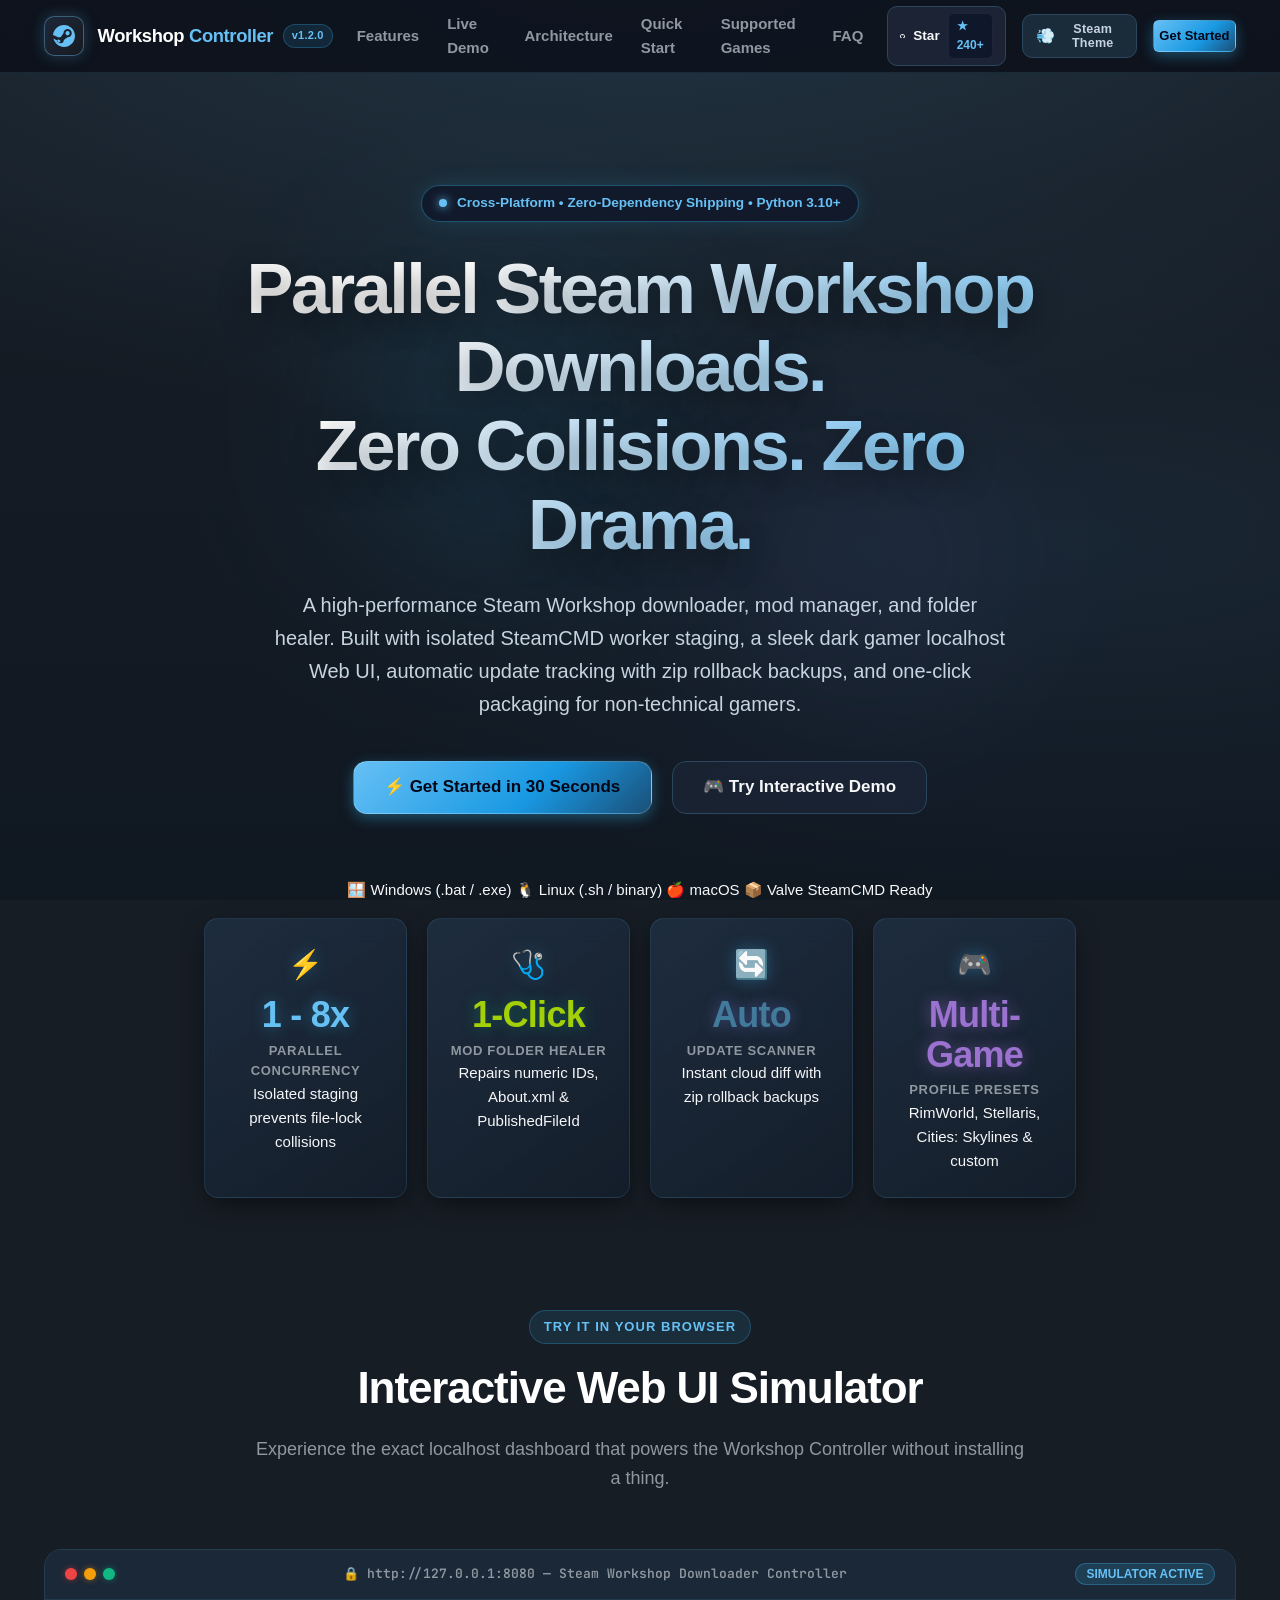
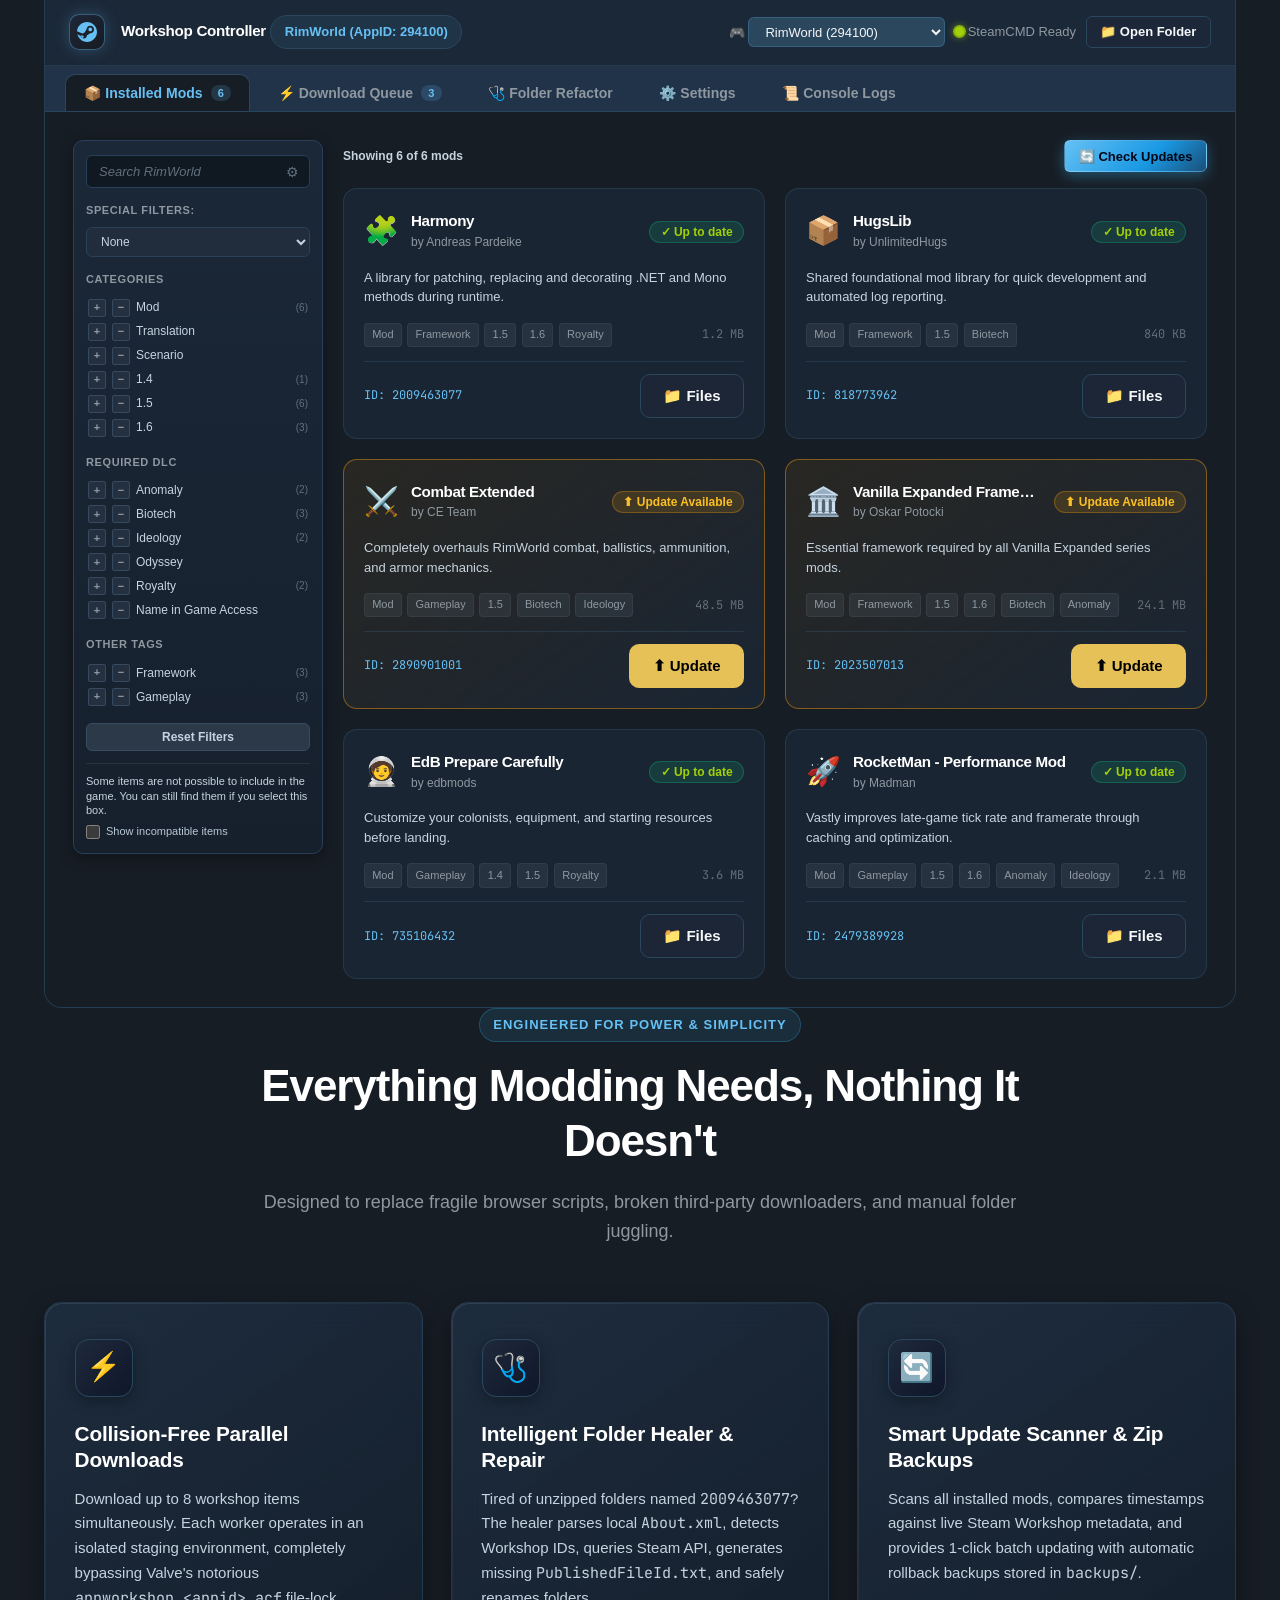
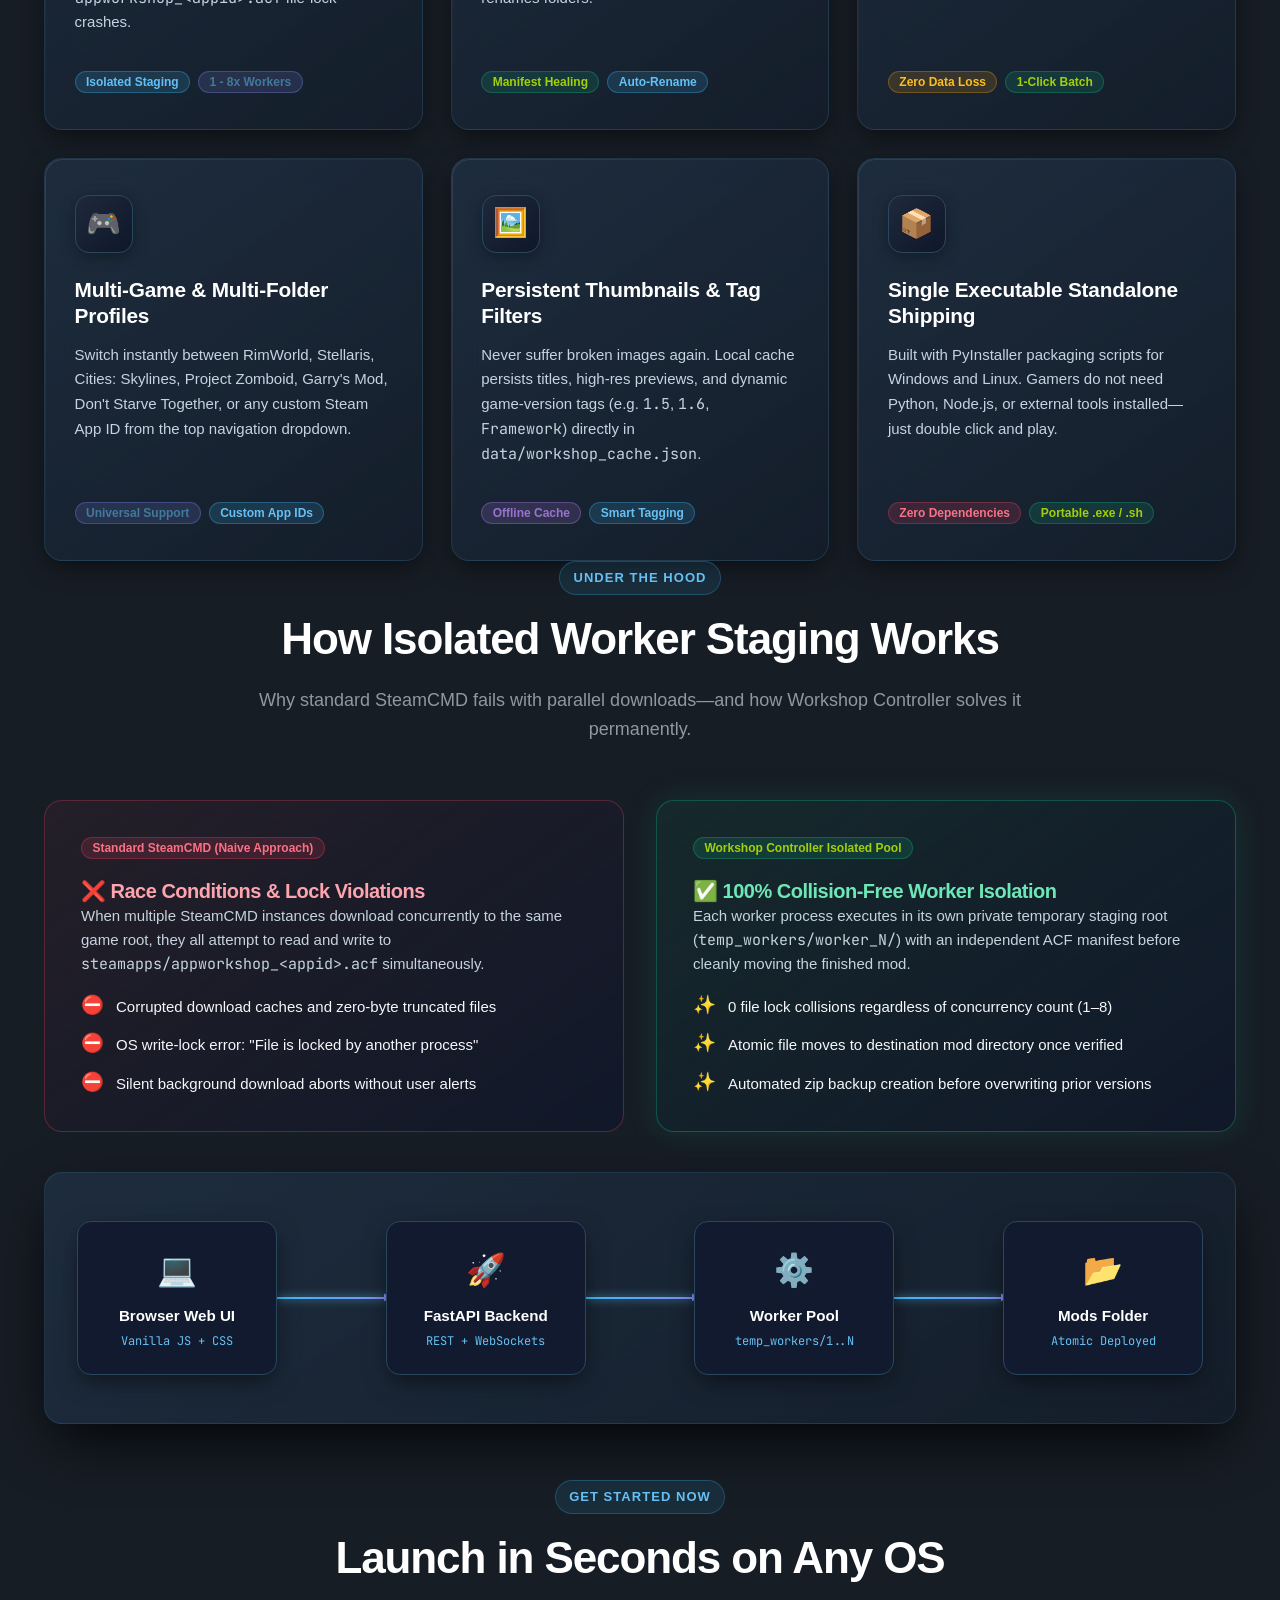
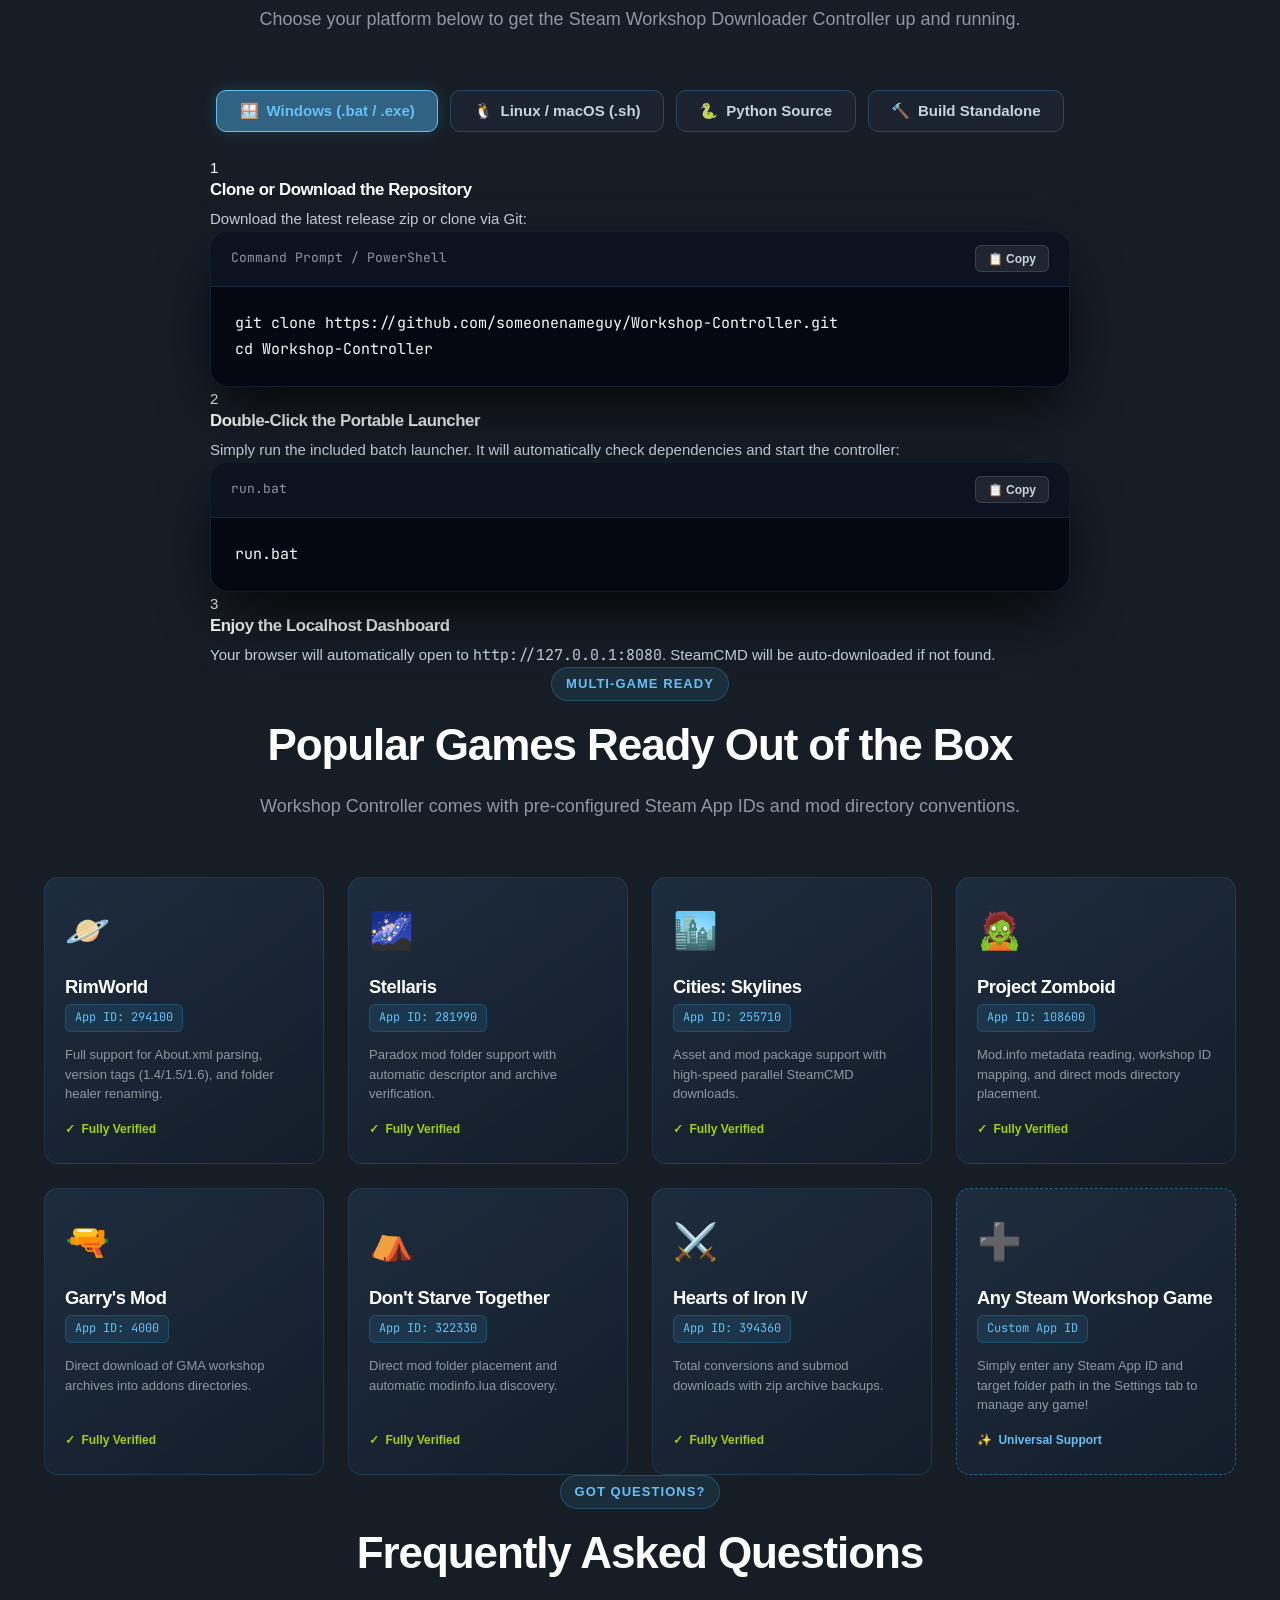
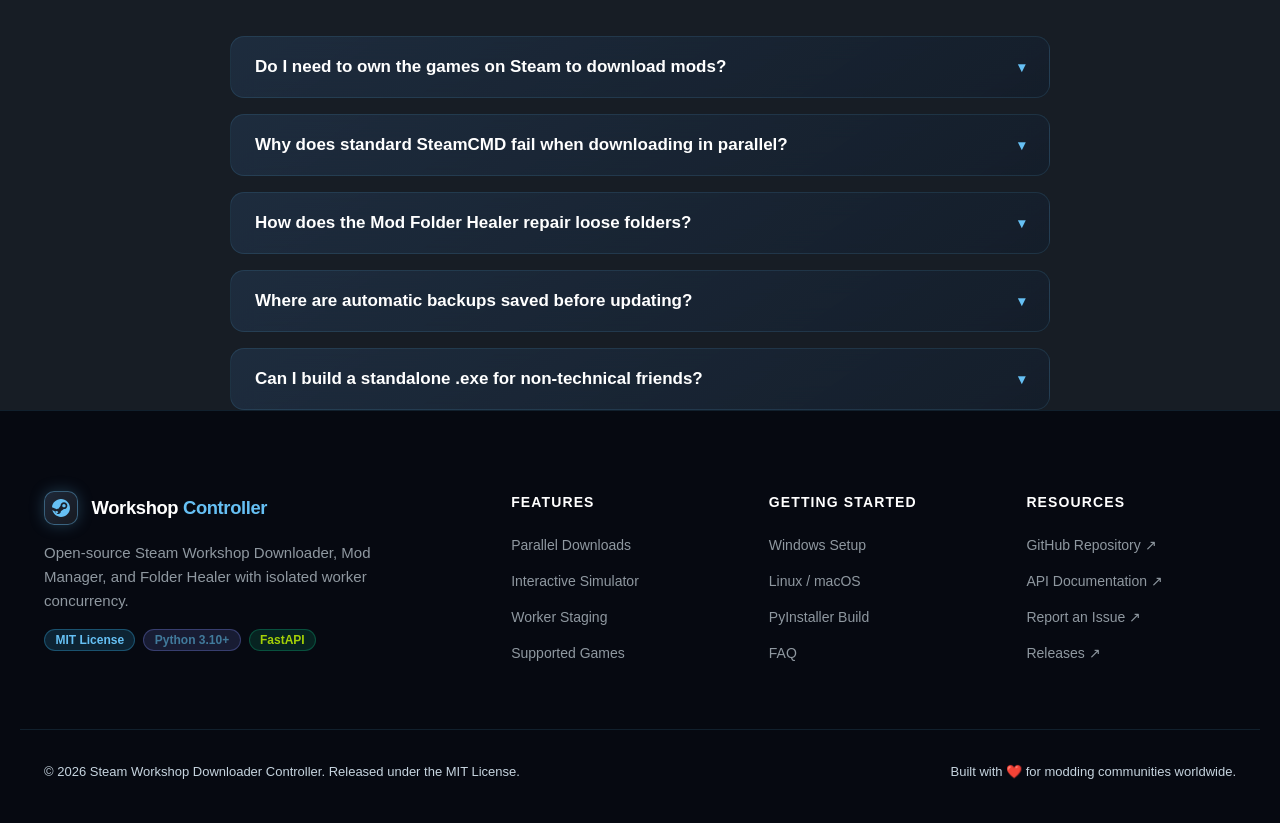
<file: gh-pages/index.html>
<!DOCTYPE html>
<html lang="en" data-theme="steam">
<head>
  <meta charset="UTF-8">
  <meta name="viewport" content="width=device-width, initial-scale=1.0">
  <title>Steam Workshop Downloader Controller | Mod Manager & Folder Healer</title>
  <meta name="description" content="A modern, cross-platform Steam Workshop Downloader, Mod Manager, and Folder Healer. Parallel SteamCMD downloads with collision-free worker staging, interactive localhost Web UI, automated update scanning with zip rollback backups, and zero-dependency packaging.">
  <meta name="keywords" content="Steam Workshop, SteamCMD, Mod Manager, Downloader, RimWorld, Stellaris, Cities Skylines, Project Zomboid, Folder Healer, PyInstaller">
  <meta name="author" content="someonenameguy">
  <meta name="theme-color" content="#171d25">
  <link rel="canonical" href="https://someonenameguy.github.io/Workshop-Controller/">
  
  <!-- Open Graph / Meta -->
  <meta property="og:type" content="website">
  <meta property="og:site_name" content="Steam Workshop Downloader Controller">
  <meta property="og:title" content="Steam Workshop Downloader Controller | Mod Manager & Folder Healer">
  <meta property="og:description" content="Parallel SteamCMD downloads, collision-free worker staging, mod healer, automated update scanner with zip backups, and dark-themed Web UI.">
  <meta property="og:url" content="https://someonenameguy.github.io/Workshop-Controller/">
  <meta property="og:image" content="https://someonenameguy.github.io/Workshop-Controller/docs/banner.png">
  <meta property="og:image:alt" content="Steam Workshop Downloader Controller Localhost Dashboard Preview">
  <meta property="og:locale" content="en_US">
  
  <!-- Twitter Cards -->
  <meta name="twitter:card" content="summary_large_image">
  <meta name="twitter:title" content="Steam Workshop Downloader Controller | Mod Manager & Folder Healer">
  <meta name="twitter:description" content="Parallel SteamCMD downloads, collision-free worker staging, mod folder healer, and dark-themed Web UI.">
  <meta name="twitter:image" content="https://someonenameguy.github.io/Workshop-Controller/docs/banner.png">
  <meta name="twitter:image:alt" content="Steam Workshop Downloader Controller Localhost Dashboard Preview">
  
  <link rel="icon" href="data:image/svg+xml,<svg xmlns=%22http://www.w3.org/2000/svg%22 viewBox=%220 0 100 100%22><text y=%22.9em%22 font-size=%2290%22>⚙️</text></svg>">
  <link rel="preconnect" href="https://fonts.googleapis.com">
  <link rel="preconnect" href="https://fonts.gstatic.com" crossorigin>
  <link href="https://fonts.googleapis.com/css2?family=Inter:wght@400;500;600;700;800;900&family=JetBrains+Mono:wght@400;500;600;700&display=swap" rel="stylesheet">
  <link rel="stylesheet" href="styles.css">
</head>
<body>

  <!-- Top Fixed Navigation -->
  <header class="navbar-wrapper" id="navbar">
    <div class="navbar container">
      <a href="#" class="nav-brand" aria-label="Workshop Controller Home">
        <div class="brand-icon" aria-hidden="true">
          <svg class="brand-steam-svg" viewBox="0 0 24 24" width="22" height="22" fill="currentColor">
            <path d="M11.979 0C5.678 0 .511 4.86.022 11.037l6.432 2.658c.545-.371 1.203-.59 1.912-.59.063 0 .125.004.188.006l2.861-4.142V8.91c0-2.495 2.028-4.524 4.524-4.524 2.494 0 4.524 2.029 4.524 4.524s-2.03 4.524-4.524 4.524h-.105l-4.076 2.911c0 .052.005.105.005.159 0 1.875-1.515 3.396-3.39 3.396-1.635 0-3.016-1.173-3.331-2.727L.436 14.819C1.847 20.04 6.47 24 11.979 24c6.627 0 12-5.373 12-12s-5.373-12-12-12zM7.545 18.21c-.443.766-1.42 1.028-2.187.585-.765-.443-1.026-1.42-.585-2.187.243-.42.66-.69 1.129-.768l1.976.817c-.035.568.107 1.139.467 1.553zm8.394-7.076c-1.248 0-2.262-1.013-2.262-2.262 0-1.248 1.014-2.262 2.262-2.262 1.249 0 2.262 1.014 2.262 2.262 0 1.249-1.013 2.262-2.262 2.262z"/>
          </svg>
        </div>
        <div class="brand-text-group">
          <span class="brand-title">Workshop <span>Controller</span></span>
          <span class="version-badge">v1.2.0</span>
        </div>
      </a>

      <!-- Desktop Nav Links -->
      <nav class="nav-menu" aria-label="Main Navigation">
        <a href="#features" class="nav-link">Features</a>
        <a href="#demo" class="nav-link">Live Demo</a>
        <a href="#architecture" class="nav-link">Architecture</a>
        <a href="#quickstart" class="nav-link">Quick Start</a>
        <a href="#games" class="nav-link">Supported Games</a>
        <a href="#faq" class="nav-link">FAQ</a>
      </nav>

      <!-- Action Buttons -->
      <div class="nav-actions">
        <a href="https://github.com/someonenameguy/Workshop-Controller" target="_blank" rel="noopener noreferrer" class="btn-github-star" aria-label="Star Workshop-Controller on GitHub">
          <svg class="icon-svg" viewBox="0 0 24 24" width="18" height="18" fill="currentColor" aria-hidden="true">
            <path d="M12 0C5.37 0 0 5.37 0 12c0 5.31 3.435 9.795 8.205 11.385.6.105.825-.255.825-.57 0-.285-.015-1.23-.015-2.235-3.015.555-3.795-.735-4.035-1.41-.135-.345-.72-1.41-1.23-1.695-.42-.225-1.02-.78-.015-.795.945-.015 1.62.87 1.845 1.23 1.08 1.815 2.805 1.305 3.495.99.105-.78.42-1.305.765-1.605-2.67-.3-5.46-1.335-5.46-5.925 0-1.305.465-2.385 1.23-3.225-.12-.3-.54-1.53.12-3.18 0 0 1.005-.315 3.3 1.23.96-.27 1.98-.405 3-.405s2.04.135 3 .405c2.295-1.56 3.3-1.23 3.3-1.23.66 1.65.24 2.88.12 3.18.765.84 1.23 1.905 1.23 3.225 0 4.605-2.805 5.625-5.475 5.925.435.375.81 1.095.81 2.22 0 1.605-.015 2.895-.015 3.3 0 .315.225.69.825.57A12.02 12.02 0 0024 12c0-6.63-5.37-12-12-12z"/>
          </svg>
          <span>Star</span>
          <span class="star-count">★ 240+</span>
        </a>
        <button class="theme-toggle-btn" id="theme-toggle" aria-label="Toggle visual theme between Steam Classic and Obsidian Cyber" title="Switch Theme (Steam / Obsidian)">
          <span class="theme-icon" aria-hidden="true">💨</span>
          <span class="theme-label">Steam Theme</span>
        </button>
        <a href="#quickstart" class="btn btn-primary btn-sm glow-on-hover">Get Started</a>
        <button class="mobile-toggle" id="mobile-menu-toggle" aria-label="Toggle Navigation Menu" aria-expanded="false" aria-controls="mobile-nav">
          <span></span>
          <span></span>
          <span></span>
        </button>
      </div>
    </div>

    <!-- Mobile Drawer -->
    <div class="mobile-drawer" id="mobile-nav" role="dialog" aria-modal="true" aria-label="Mobile Navigation Drawer">
      <a href="#features" class="mobile-link">Features</a>
      <a href="#demo" class="mobile-link">Live Demo</a>
      <a href="#architecture" class="mobile-link">Architecture</a>
      <a href="#quickstart" class="mobile-link">Quick Start</a>
      <a href="#games" class="mobile-link">Supported Games</a>
      <a href="#faq" class="mobile-link">FAQ</a>
      <button class="theme-toggle-btn mobile-link" id="mobile-theme-toggle" style="justify-content: flex-start; width: 100%; text-align: left; padding: 0.6rem 0;">
        <span class="theme-icon" aria-hidden="true">💨</span>
        <span class="theme-label">Switch Theme (Steam / Obsidian)</span>
      </button>
      <a href="https://github.com/someonenameguy/Workshop-Controller" target="_blank" rel="noopener noreferrer" class="mobile-link">View on GitHub ↗</a>
    </div>
  </header>

  <main>
    <!-- Hero Section -->
    <section class="hero-section" id="hero">
      <div class="ambient-glow glow-cyan" style="top: 8%; left: 20%; width: 480px; height: 480px;" aria-hidden="true"></div>
      <div class="ambient-glow glow-indigo" style="top: 22%; right: 15%; width: 440px; height: 440px;" aria-hidden="true"></div>
      
      <div class="container hero-content">
        <div class="hero-badge-container">
          <span class="hero-eyebrow">
            <span class="pulse-dot" aria-hidden="true"></span> Cross-Platform • Zero-Dependency Shipping • Python 3.10+
          </span>
        </div>
        
        <h1 class="hero-title">
          Parallel Steam Workshop Downloads. <br>
          <span class="gradient-text">Zero Collisions. Zero Drama.</span>
        </h1>

        <p class="hero-subtitle">
          A high-performance Steam Workshop downloader, mod manager, and folder healer.
          Built with isolated SteamCMD worker staging, a sleek dark gamer localhost Web UI,
          automatic update tracking with zip rollback backups, and one-click packaging for non-technical gamers.
        </p>

        <div class="hero-actions">
          <a href="#quickstart" class="btn btn-primary btn-lg glow-on-hover">
            ⚡ Get Started in 30 Seconds
          </a>
          <a href="#demo" class="btn btn-secondary btn-lg">
            🎮 Try Interactive Demo
          </a>
        </div>

        <!-- Quick Platform Support Pills -->
        <div class="platform-tags" aria-label="Supported Platforms">
          <span class="platform-tag">🪟 Windows (.bat / .exe)</span>
          <span class="platform-tag">🐧 Linux (.sh / binary)</span>
          <span class="platform-tag">🍎 macOS</span>
          <span class="platform-tag">📦 Valve SteamCMD Ready</span>
        </div>

        <!-- Stat Cards -->
        <div class="hero-stats-grid">
          <div class="stat-card">
            <div class="stat-icon" aria-hidden="true">⚡</div>
            <div class="stat-number">1 - 8x</div>
            <div class="stat-label">Parallel Concurrency</div>
            <div class="stat-sub">Isolated staging prevents file-lock collisions</div>
          </div>
          <div class="stat-card">
            <div class="stat-icon" aria-hidden="true">🩺</div>
            <div class="stat-number">1-Click</div>
            <div class="stat-label">Mod Folder Healer</div>
            <div class="stat-sub">Repairs numeric IDs, About.xml &amp; PublishedFileId</div>
          </div>
          <div class="stat-card">
            <div class="stat-icon" aria-hidden="true">🔄</div>
            <div class="stat-number">Auto</div>
            <div class="stat-label">Update Scanner</div>
            <div class="stat-sub">Instant cloud diff with zip rollback backups</div>
          </div>
          <div class="stat-card">
            <div class="stat-icon" aria-hidden="true">🎮</div>
            <div class="stat-number">Multi-Game</div>
            <div class="stat-label">Profile Presets</div>
            <div class="stat-sub">RimWorld, Stellaris, Cities: Skylines &amp; custom</div>
          </div>
        </div>
      </div>
    </section>

  <!-- Interactive Web Dashboard Simulator -->
  <section class="demo-section" id="demo">
    <div class="container">
      <div class="section-header text-center">
        <span class="section-eyebrow">TRY IT IN YOUR BROWSER</span>
        <h2 class="section-title">Interactive Web UI Simulator</h2>
        <p class="section-subtitle">Experience the exact localhost dashboard that powers the Workshop Controller without installing a thing.</p>
      </div>

      <!-- Application Window Mockup -->
      <div class="mockup-window" aria-label="Workshop Controller Simulator Window">
        <!-- Title Bar -->
        <div class="window-titlebar">
          <div class="window-dots" aria-hidden="true">
            <span class="window-dot dot-red"></span>
            <span class="window-dot dot-yellow"></span>
            <span class="window-dot dot-green"></span>
          </div>
          <div class="window-title">
            <span class="title-lock" aria-hidden="true">🔒</span> http://127.0.0.1:8080 — Steam Workshop Downloader Controller
          </div>
          <div class="window-meta">
            <span class="badge badge-accent">SIMULATOR ACTIVE</span>
          </div>
        </div>

        <!-- Dashboard App Internal Header -->
        <div class="mockup-dashboard-header">
          <div class="mockup-brand-group">
            <div class="brand-icon" style="width: 36px; height: 36px; font-size: 1.15rem;" aria-hidden="true">
              <svg class="brand-steam-svg" viewBox="0 0 24 24" width="20" height="20" fill="currentColor">
                <path d="M11.979 0C5.678 0 .511 4.86.022 11.037l6.432 2.658c.545-.371 1.203-.59 1.912-.59.063 0 .125.004.188.006l2.861-4.142V8.91c0-2.495 2.028-4.524 4.524-4.524 2.494 0 4.524 2.029 4.524 4.524s-2.03 4.524-4.524 4.524h-.105l-4.076 2.911c0 .052.005.105.005.159 0 1.875-1.515 3.396-3.39 3.396-1.635 0-3.016-1.173-3.331-2.727L.436 14.819C1.847 20.04 6.47 24 11.979 24c6.627 0 12-5.373 12-12s-5.373-12-12-12zM7.545 18.21c-.443.766-1.42 1.028-2.187.585-.765-.443-1.026-1.42-.585-2.187.243-.42.66-.69 1.129-.768l1.976.817c-.035.568.107 1.139.467 1.553zm8.394-7.076c-1.248 0-2.262-1.013-2.262-2.262 0-1.248 1.014-2.262 2.262-2.262 1.249 0 2.262 1.014 2.262 2.262 0 1.249-1.013 2.262-2.262 2.262z"/>
              </svg>
            </div>
            <div>
              <strong class="brand-title" style="font-size: 0.95rem;">Workshop Controller</strong>
              <div class="game-profile-badge" id="demo-header-game">RimWorld (AppID: 294100)</div>
            </div>
          </div>

          <!-- Demo Header Actions -->
          <div class="mockup-system-status">
            <div class="profile-select-wrap">
              <span class="select-icon" aria-hidden="true">🎮</span>
              <label for="demo-profile-select" class="sr-only">Select Active Game Profile</label>
              <select id="demo-profile-select" class="profile-select-control" aria-label="Select Game Profile">
                <option value="294100" selected>RimWorld (294100)</option>
                <option value="281990">Stellaris (281990)</option>
                <option value="255710">Cities: Skylines (255710)</option>
                <option value="108600">Project Zomboid (108600)</option>
              </select>
            </div>
            <div class="status-pill" id="demo-status-indicator">
              <span class="status-dot dot-online" aria-hidden="true"></span>
              <span>SteamCMD Ready</span>
            </div>
            <button class="btn btn-secondary btn-sm" id="demo-btn-open-folder" title="Simulate opening mod folder in OS explorer">
              📁 Open Folder
            </button>
          </div>
        </div>

        <!-- Demo Tabs Navigation -->
        <div class="demo-tabs-bar" role="tablist" aria-label="Simulator Tabs">
          <button class="demo-tab-btn active" role="tab" id="tab-btn-mods" aria-selected="true" aria-controls="demo-pane-mods" data-tab="mods">
            📦 Installed Mods <span class="demo-tab-badge" id="demo-mods-badge">6</span>
          </button>
          <button class="demo-tab-btn" role="tab" id="tab-btn-queue" aria-selected="false" aria-controls="demo-pane-queue" data-tab="queue">
            ⚡ Download Queue <span class="demo-tab-badge badge-warning pulse-glow" id="demo-queue-badge">2</span>
          </button>
          <button class="demo-tab-btn" role="tab" id="tab-btn-refactor" aria-selected="false" aria-controls="demo-pane-refactor" data-tab="refactor">
            🩺 Folder Refactor
          </button>
          <button class="demo-tab-btn" role="tab" id="tab-btn-settings" aria-selected="false" aria-controls="demo-pane-settings" data-tab="settings">
            ⚙️ Settings
          </button>
          <button class="demo-tab-btn" role="tab" id="tab-btn-logs" aria-selected="false" aria-controls="demo-pane-logs" data-tab="logs">
            📜 Console Logs
          </button>
        </div>

        <!-- Demo Content Body -->
        <div class="demo-body">

          <!-- TAB 1: INSTALLED MODS -->
          <div class="demo-pane active" id="demo-pane-mods" role="tabpanel" aria-labelledby="tab-btn-mods">
            <div class="mods-layout">
              <!-- Steam Workshop Filters Sidebar -->
              <aside class="steam-filter-sidebar" id="demo-steam-filter-sidebar">
                <div class="steam-filter-search-wrap">
                  <input type="text" id="demo-search-input" class="steam-search-input" placeholder="Search RimWorld" autocomplete="off" spellcheck="false">
                  <button class="steam-search-cog-btn" id="demo-btn-reset-filters-cog" title="Reset search & filters">⚙</button>
                </div>

                <div class="steam-filter-section">
                  <div class="steam-filter-heading">SPECIAL FILTERS:</div>
                  <select id="demo-status-select" class="steam-select-control">
                    <option value="all">None</option>
                    <option value="updates">Updates Available Only</option>
                    <option value="steam">Steam Workshop Only</option>
                    <option value="non-steam">Non-Steam / Local Only</option>
                  </select>
                </div>

                <div id="demo-steam-tags-container" class="steam-tags-container">
                  <!-- Dynamically populated categories & DLC sections -->
                </div>

                <div class="steam-filter-actions">
                  <button class="steam-date-btn" id="demo-btn-reset-filters">Reset Filters</button>
                </div>

                <div class="steam-incompatible-note">
                  <p>Some items are not possible to include in the game. You can still find them if you select this box.</p>
                  <label class="steam-checkbox-label">
                    <input type="checkbox" id="demo-chk-show-incompatible">
                    <span>Show incompatible items</span>
                  </label>
                </div>
              </aside>

              <!-- Main Content Area -->
              <div class="mods-main-area">
                <div class="mods-main-header">
                  <div class="mods-summary-row">
                    <span class="mods-showing-count" id="demo-mods-showing-count">Showing 6 of 6 mods</span>
                    <div class="active-filter-chips" id="demo-active-filter-chips"></div>
                  </div>
                  <div class="toolbar-actions">
                    <button class="btn btn-primary btn-sm" id="demo-btn-check-updates">
                      🔄 Check Updates
                    </button>
                    <button class="btn btn-success btn-sm" id="demo-btn-update-all" style="display: none;">
                      ⬆️ Update All Outdated (<span id="demo-outdated-count">2</span>)
                    </button>
                  </div>
                </div>

                <!-- Simulated Updates Banner -->
                <div class="alert-banner alert-warning" id="demo-updates-banner" style="display: none;">
                  <div class="alert-emoji" style="font-size: 1.4rem;">🔔</div>
                  <div class="alert-info">
                    <strong>2 Updates Available on Steam Workshop!</strong>
                    <p>New versions detected. Automatic zip rollback backups will be archived to <code>backups/</code> before updating.</p>
                  </div>
                  <button class="btn btn-warning btn-sm" id="demo-btn-quick-update" style="margin-left: auto;">Update Now</button>
                </div>

                <!-- Mod Cards Grid -->
                <div class="demo-mods-grid" id="demo-mods-grid">
                  <!-- Injected dynamically by app.js -->
                </div>
              </div>
            </div>
          </div>

          <!-- TAB 2: DOWNLOAD QUEUE -->
          <div class="demo-pane" id="demo-pane-queue" role="tabpanel" aria-labelledby="tab-btn-queue">
            <div class="demo-queue-input-card">
              <label for="demo-queue-input" style="font-size: 0.85rem; font-weight: 600; color: var(--text-primary);">Add Steam Workshop Items to Queue</label>
              <div class="queue-input-row">
                <input type="text" id="demo-queue-input" class="queue-text-input" placeholder="Paste Steam Workshop URL (e.g. https://steamcommunity.com/sharedfiles/filedetails/?id=2009463077) or numeric ID...">
                <button class="btn btn-primary" id="demo-btn-add-queue">⚡ Add to Queue</button>
              </div>
              <div class="quick-add-pills">
                <span style="font-size: 0.75rem; color: var(--text-muted); align-self: center;">Quick test:</span>
                <button class="quick-add-pill" data-quick-id="2009463077" data-quick-title="Harmony">+ Harmony</button>
                <button class="quick-add-pill" data-quick-id="2890901001" data-quick-title="Combat Extended">+ Combat Extended</button>
                <button class="quick-add-pill" data-quick-id="2479389928" data-quick-title="RocketMan">+ RocketMan</button>
              </div>
            </div>

            <!-- Worker Status Monitor Grid -->
            <div class="workers-monitor-bar">
              <div class="workers-headline">
                <span class="status-dot dot-online" aria-hidden="true"></span>
                <span>Active Workers (<span id="demo-workers-active-count">3</span> of <span id="demo-workers-total-count">4</span> Concurrency):</span>
                <span style="margin-left: auto; font-family: var(--font-mono); color: var(--accent-cyan);" id="demo-speed-val">24.6 MB/s Aggregate</span>
              </div>
              <div class="workers-cards-grid" id="demo-workers-cards">
                <!-- Injected dynamically by app.js -->
              </div>
            </div>

            <!-- Queue Items List -->
            <div class="queue-header-actions">
              <span style="font-size: 0.85rem; font-weight: 700; color: var(--text-muted); text-transform: uppercase;">Download Tasks</span>
              <button class="btn btn-secondary btn-sm" id="demo-btn-clear-completed">🧹 Clear Completed</button>
            </div>

            <div class="queue-list" id="demo-queue-list">
              <!-- Dynamically populated by app.js -->
            </div>
          </div>

          <!-- TAB 3: FOLDER REFACTOR / HEALER -->
          <div class="demo-pane" id="demo-pane-refactor" role="tabpanel" aria-labelledby="tab-btn-refactor">
            <div class="refactor-hero-box">
              <div class="refactor-icon" aria-hidden="true">🩺</div>
              <div>
                <h3 style="color: #ffffff; margin-bottom: 0.35rem;">Mod Folder Healer &amp; Metadata Repair Engine</h3>
                <p>Resolves messy mod folders named with numeric IDs, unzipped third-party archives, or missing Steam metadata files. Automatically parses local <code>About.xml</code>, extracts official Workshop IDs, and generates <code>PublishedFileId.txt</code> &amp; <code>.lastupdated</code>.</p>
              </div>
              <button class="btn btn-primary" id="demo-btn-scan-loose">
                🔍 Scan Loose Folders
              </button>
            </div>

            <!-- Animated Healer Progress -->
            <div class="healer-progress-wrap" id="demo-healer-progress-wrap" style="display: none;">
              <div class="healer-progress-bar">
                <div class="healer-progress-fill" id="demo-healer-progress-fill"></div>
              </div>
              <div class="healer-status-text" id="demo-healer-status-text">Scanning directories...</div>
            </div>

            <!-- Comparison Table -->
            <div class="healer-table-container" id="demo-healer-table-wrap">
              <table class="healer-table">
                <thead>
                  <tr>
                    <th scope="col">Original Folder Name</th>
                    <th scope="col">Identified Mod Title</th>
                    <th scope="col">Resolved Workshop ID</th>
                    <th scope="col">Repair Action</th>
                  </tr>
                </thead>
                <tbody id="demo-healer-tbody">
                  <!-- Injected dynamically by app.js -->
                </tbody>
              </table>
              <div class="healer-action-bar">
                <button class="btn btn-success" id="demo-btn-repair-meta">
                  ✨ Repair &amp; Rename All Identified Mods
                </button>
              </div>
            </div>
          </div>

          <!-- TAB 4: SETTINGS -->
          <div class="demo-pane" id="demo-pane-settings" role="tabpanel" aria-labelledby="tab-btn-settings">
            <div class="settings-mockup-grid">
              <div class="settings-card">
                <h3 class="settings-card-title">🎮 Game Profiles</h3>
                <p style="font-size: 0.8125rem; color: var(--text-muted); margin-bottom: 1.25rem;">Configure multiple games with custom Steam App IDs and target mod directories.</p>
                
                <div class="form-group">
                  <label for="demo-settings-game-select">Game Preset</label>
                  <select id="demo-settings-game-select" class="profile-select-control full-width">
                    <option value="294100" selected>RimWorld (294100)</option>
                    <option value="281990">Stellaris (281990)</option>
                    <option value="255710">Cities: Skylines (255710)</option>
                    <option value="108600">Project Zomboid (108600)</option>
                  </select>
                </div>

                <div class="form-group">
                  <label for="demo-settings-path-input">Target Mods Directory</label>
                  <div style="display: flex; gap: 0.5rem;">
                    <input type="text" id="demo-settings-path-input" class="queue-text-input full-width" value="C:\Games\RimWorld\Mods" readonly>
                    <button class="btn btn-secondary btn-sm" id="demo-btn-browse-path">Browse</button>
                  </div>
                </div>

                <div class="form-group">
                  <label for="demo-settings-theme-select">UI Theme &amp; Styling</label>
                  <select id="demo-settings-theme-select" class="profile-select-control full-width">
                    <option value="steam" selected>💨 Steam Classic (Navy / Petrol / Blue Glow)</option>
                    <option value="obsidian">🌌 Obsidian Cyber (Dark Minimalist / Cyan)</option>
                  </select>
                </div>
              </div>

              <div class="settings-card">
                <h3 class="settings-card-title">⚡ Concurrency &amp; Staging</h3>
                <p style="font-size: 0.8125rem; color: var(--text-muted); margin-bottom: 1.25rem;">Fine-tune parallel downloads without causing SteamCMD lockfile collisions.</p>
                
                <div class="form-group">
                  <label for="demo-worker-slider" style="display: flex; justify-content: space-between;">
                    <span>Parallel Worker Count:</span>
                    <strong id="demo-worker-num" style="color: var(--accent-cyan);">4 Workers</strong>
                  </label>
                  <input type="range" class="demo-slider" min="1" max="8" value="4" id="demo-worker-slider">
                </div>

                <div class="setting-row">
                  <div class="setting-label-group">
                    <div class="setting-name">Auto-generate .zip backup</div>
                    <div class="setting-desc">Creates instant rollback archive in backups/ before updating mods</div>
                  </div>
                  <label class="switch" for="demo-backup-toggle">
                    <input type="checkbox" id="demo-backup-toggle" checked>
                    <span class="slider-round"></span>
                  </label>
                </div>

                <div class="setting-row">
                  <div class="setting-label-group">
                    <div class="setting-name">Auto-bootstrap SteamCMD</div>
                    <div class="setting-desc">Auto-downloads official Valve binary if missing on initial launch</div>
                  </div>
                  <label class="switch" for="demo-steamcmd-toggle">
                    <input type="checkbox" id="demo-steamcmd-toggle" checked>
                    <span class="slider-round"></span>
                  </label>
                </div>
              </div>
            </div>

            <div class="settings-actions">
              <button class="btn btn-primary" id="demo-btn-save-settings">💾 Save Configuration</button>
              <button class="btn btn-secondary" id="demo-btn-reset-settings">↺ Reset to Defaults</button>
            </div>
          </div>

          <!-- TAB 5: CONSOLE LOGS -->
          <div class="demo-pane" id="demo-pane-logs" role="tabpanel" aria-labelledby="tab-btn-logs">
            <div class="terminal-window">
              <div class="terminal-header">
                <div style="display: flex; align-items: center; gap: 0.6rem;">
                  <span class="status-dot dot-online" aria-hidden="true"></span>
                  <strong style="color: #ffffff;">Live Subprocess Stream (WebSockets)</strong>
                </div>
                <div class="terminal-controls">
                  <label for="demo-log-filter" class="sr-only">Filter log messages</label>
                  <select id="demo-log-filter" class="profile-select-control" style="font-size: 0.75rem; padding: 0.2rem 0.5rem;">
                    <option value="all">All Subsystems</option>
                    <option value="WorkerPool">WorkerPool</option>
                    <option value="SteamCMD">SteamCMD</option>
                    <option value="BackupEngine">BackupEngine</option>
                    <option value="FastAPI">FastAPI</option>
                    <option value="ModRefactorer">ModRefactorer</option>
                  </select>
                  <button class="btn btn-secondary btn-sm" id="demo-btn-sim-log">
                    ➕ Append Sample Log
                  </button>
                  <button class="btn btn-secondary btn-sm" id="demo-btn-clear-log">
                    🗑️ Clear
                  </button>
                </div>
              </div>
              <div class="terminal-logs-stream" id="demo-console-output" tabindex="0" aria-label="Console logs output stream">
                <!-- Appended dynamically by app.js -->
              </div>
            </div>
          </div>

        </div>
      </div>
    </div>
  </section>

  <!-- Key Features Grid -->
  <section class="features-section" id="features">
    <div class="container">
      <div class="section-header text-center">
        <span class="section-eyebrow">ENGINEERED FOR POWER &amp; SIMPLICITY</span>
        <h2 class="section-title">Everything Modding Needs, Nothing It Doesn't</h2>
        <p class="section-subtitle">Designed to replace fragile browser scripts, broken third-party downloaders, and manual folder juggling.</p>
      </div>

      <div class="features-grid">
        <!-- Feature 1 -->
        <div class="feature-card">
          <div class="feature-icon-wrapper" aria-hidden="true">⚡</div>
          <h3 class="feature-title">Collision-Free Parallel Downloads</h3>
          <p class="feature-desc">Download up to 8 workshop items simultaneously. Each worker operates in an isolated staging environment, completely bypassing Valve's notorious <code>appworkshop_&lt;appid&gt;.acf</code> file-lock crashes.</p>
          <div class="feature-badge-row">
            <span class="badge badge-accent">Isolated Staging</span>
            <span class="badge badge-indigo">1 - 8x Workers</span>
          </div>
        </div>

        <!-- Feature 2 -->
        <div class="feature-card">
          <div class="feature-icon-wrapper" aria-hidden="true">🩺</div>
          <h3 class="feature-title">Intelligent Folder Healer &amp; Repair</h3>
          <p class="feature-desc">Tired of unzipped folders named <code>2009463077</code>? The healer parses local <code>About.xml</code>, detects Workshop IDs, queries Steam API, generates missing <code>PublishedFileId.txt</code>, and safely renames folders.</p>
          <div class="feature-badge-row">
            <span class="badge badge-success">Manifest Healing</span>
            <span class="badge badge-accent">Auto-Rename</span>
          </div>
        </div>

        <!-- Feature 3 -->
        <div class="feature-card">
          <div class="feature-icon-wrapper" aria-hidden="true">🔄</div>
          <h3 class="feature-title">Smart Update Scanner &amp; Zip Backups</h3>
          <p class="feature-desc">Scans all installed mods, compares timestamps against live Steam Workshop metadata, and provides 1-click batch updating with automatic rollback backups stored in <code>backups/</code>.</p>
          <div class="feature-badge-row">
            <span class="badge badge-warning">Zero Data Loss</span>
            <span class="badge badge-success">1-Click Batch</span>
          </div>
        </div>

        <!-- Feature 4 -->
        <div class="feature-card">
          <div class="feature-icon-wrapper" aria-hidden="true">🎮</div>
          <h3 class="feature-title">Multi-Game &amp; Multi-Folder Profiles</h3>
          <p class="feature-desc">Switch instantly between RimWorld, Stellaris, Cities: Skylines, Project Zomboid, Garry's Mod, Don't Starve Together, or any custom Steam App ID from the top navigation dropdown.</p>
          <div class="feature-badge-row">
            <span class="badge badge-indigo">Universal Support</span>
            <span class="badge badge-accent">Custom App IDs</span>
          </div>
        </div>

        <!-- Feature 5 -->
        <div class="feature-card">
          <div class="feature-icon-wrapper" aria-hidden="true">🖼️</div>
          <h3 class="feature-title">Persistent Thumbnails &amp; Tag Filters</h3>
          <p class="feature-desc">Never suffer broken images again. Local cache persists titles, high-res previews, and dynamic game-version tags (e.g. <code>1.5</code>, <code>1.6</code>, <code>Framework</code>) directly in <code>data/workshop_cache.json</code>.</p>
          <div class="feature-badge-row">
            <span class="badge badge-purple">Offline Cache</span>
            <span class="badge badge-accent">Smart Tagging</span>
          </div>
        </div>

        <!-- Feature 6 -->
        <div class="feature-card">
          <div class="feature-icon-wrapper" aria-hidden="true">📦</div>
          <h3 class="feature-title">Single Executable Standalone Shipping</h3>
          <p class="feature-desc">Built with PyInstaller packaging scripts for Windows and Linux. Gamers do not need Python, Node.js, or external tools installed—just double click and play.</p>
          <div class="feature-badge-row">
            <span class="badge badge-danger">Zero Dependencies</span>
            <span class="badge badge-success">Portable .exe / .sh</span>
          </div>
        </div>
      </div>
    </div>
  </section>

  <!-- Architecture & How It Works -->
  <section class="architecture-section" id="architecture">
    <div class="container">
      <div class="section-header text-center">
        <span class="section-eyebrow">UNDER THE HOOD</span>
        <h2 class="section-title">How Isolated Worker Staging Works</h2>
        <p class="section-subtitle">Why standard SteamCMD fails with parallel downloads—and how Workshop Controller solves it permanently.</p>
      </div>

      <div class="concurrency-comparison-grid">
        <!-- Bad way -->
        <div class="comparison-card flawed">
          <div class="comparison-header">
            <span class="badge badge-danger">Standard SteamCMD (Naive Approach)</span>
          </div>
          <h3 class="comparison-title">❌ Race Conditions &amp; Lock Violations</h3>
          <p style="color: var(--text-secondary); margin-bottom: 1.25rem;">When multiple SteamCMD instances download concurrently to the same game root, they all attempt to read and write to <code>steamapps/appworkshop_&lt;appid&gt;.acf</code> simultaneously.</p>
          <ul class="comparison-list">
            <li>
              <span class="comparison-icon-fail" aria-hidden="true">⛔</span>
              <span>Corrupted download caches and zero-byte truncated files</span>
            </li>
            <li>
              <span class="comparison-icon-fail" aria-hidden="true">⛔</span>
              <span>OS write-lock error: "File is locked by another process"</span>
            </li>
            <li>
              <span class="comparison-icon-fail" aria-hidden="true">⛔</span>
              <span>Silent background download aborts without user alerts</span>
            </li>
          </ul>
        </div>

        <!-- Good way -->
        <div class="comparison-card superior">
          <div class="comparison-header">
            <span class="badge badge-success">Workshop Controller Isolated Pool</span>
          </div>
          <h3 class="comparison-title">✅ 100% Collision-Free Worker Isolation</h3>
          <p style="color: var(--text-secondary); margin-bottom: 1.25rem;">Each worker process executes in its own private temporary staging root (<code>temp_workers/worker_N/</code>) with an independent ACF manifest before cleanly moving the finished mod.</p>
          <ul class="comparison-list">
            <li>
              <span class="comparison-icon-pass" aria-hidden="true">✨</span>
              <span>0 file lock collisions regardless of concurrency count (1–8)</span>
            </li>
            <li>
              <span class="comparison-icon-pass" aria-hidden="true">✨</span>
              <span>Atomic file moves to destination mod directory once verified</span>
            </li>
            <li>
              <span class="comparison-icon-pass" aria-hidden="true">✨</span>
              <span>Automated zip backup creation before overwriting prior versions</span>
            </li>
          </ul>
        </div>
      </div>

      <!-- Architecture Flow Visual -->
      <div class="arch-flow-container" style="margin-top: 2.5rem;">
        <div class="arch-flow-row">
          <div class="arch-node">
            <div class="arch-node-icon" aria-hidden="true">💻</div>
            <div class="arch-node-name">Browser Web UI</div>
            <div class="arch-node-tag">Vanilla JS + CSS</div>
          </div>
          <div class="arch-connector" aria-hidden="true"></div>
          <div class="arch-node">
            <div class="arch-node-icon" aria-hidden="true">🚀</div>
            <div class="arch-node-name">FastAPI Backend</div>
            <div class="arch-node-tag">REST + WebSockets</div>
          </div>
          <div class="arch-connector" aria-hidden="true"></div>
          <div class="arch-node">
            <div class="arch-node-icon" aria-hidden="true">⚙️</div>
            <div class="arch-node-name">Worker Pool</div>
            <div class="arch-node-tag">temp_workers/1..N</div>
          </div>
          <div class="arch-connector" aria-hidden="true"></div>
          <div class="arch-node">
            <div class="arch-node-icon" aria-hidden="true">📂</div>
            <div class="arch-node-name">Mods Folder</div>
            <div class="arch-node-tag">Atomic Deployed</div>
          </div>
        </div>
      </div>
    </div>
  </section>

  <!-- Quick Start & Platform Downloads -->
  <section class="quickstart-section" id="quickstart">
    <div class="container">
      <div class="section-header text-center">
        <span class="section-eyebrow">GET STARTED NOW</span>
        <h2 class="section-title">Launch in Seconds on Any OS</h2>
        <p class="section-subtitle">Choose your platform below to get the Steam Workshop Downloader Controller up and running.</p>
      </div>

      <div class="quickstart-container">
        <!-- Platform Switcher Tabs -->
        <div class="platform-tabs" role="tablist" aria-label="Platform Setup Options">
          <button class="platform-tab-btn active" role="tab" id="tab-p-windows" aria-selected="true" aria-controls="platform-windows" data-platform="windows">
            <span class="p-icon" aria-hidden="true">🪟</span> Windows (.bat / .exe)
          </button>
          <button class="platform-tab-btn" role="tab" id="tab-p-linux" aria-selected="false" aria-controls="platform-linux" data-platform="linux">
            <span class="p-icon" aria-hidden="true">🐧</span> Linux / macOS (.sh)
          </button>
          <button class="platform-tab-btn" role="tab" id="tab-p-source" aria-selected="false" aria-controls="platform-source" data-platform="source">
            <span class="p-icon" aria-hidden="true">🐍</span> Python Source
          </button>
          <button class="platform-tab-btn" role="tab" id="tab-p-build" aria-selected="false" aria-controls="platform-build" data-platform="build">
            <span class="p-icon" aria-hidden="true">🔨</span> Build Standalone
          </button>
        </div>

        <!-- Platform Content: Windows -->
        <div class="platform-content active" id="platform-windows" role="tabpanel" aria-labelledby="tab-p-windows">
          <div class="step-guide">
            <div class="step-item">
              <span class="step-number" aria-hidden="true">1</span>
              <div>
                <h3 style="font-size: 1.05rem; color: #ffffff; margin-bottom: 0.35rem;">Clone or Download the Repository</h3>
                <p>Download the latest release zip or clone via Git:</p>
                <div class="code-box-wrapper">
                  <div class="code-box-header">
                    <span class="code-box-title">Command Prompt / PowerShell</span>
                    <button class="btn-copy" data-clipboard="git clone https://github.com/someonenameguy/Workshop-Controller.git&#10;cd Workshop-Controller">📋 Copy</button>
                  </div>
                  <div class="code-box-content">
                    <pre><code>git clone https://github.com/someonenameguy/Workshop-Controller.git
cd Workshop-Controller</code></pre>
                  </div>
                </div>
              </div>
            </div>

            <div class="step-item">
              <span class="step-number" aria-hidden="true">2</span>
              <div>
                <h3 style="font-size: 1.05rem; color: #ffffff; margin-bottom: 0.35rem;">Double-Click the Portable Launcher</h3>
                <p>Simply run the included batch launcher. It will automatically check dependencies and start the controller:</p>
                <div class="code-box-wrapper">
                  <div class="code-box-header">
                    <span class="code-box-title">run.bat</span>
                    <button class="btn-copy" data-clipboard="run.bat">📋 Copy</button>
                  </div>
                  <div class="code-box-content">
                    <pre><code>run.bat</code></pre>
                  </div>
                </div>
              </div>
            </div>

            <div class="step-item">
              <span class="step-number" aria-hidden="true">3</span>
              <div>
                <h3 style="font-size: 1.05rem; color: #ffffff; margin-bottom: 0.35rem;">Enjoy the Localhost Dashboard</h3>
                <p>Your browser will automatically open to <code>http://127.0.0.1:8080</code>. SteamCMD will be auto-downloaded if not found.</p>
              </div>
            </div>
          </div>
        </div>

        <!-- Platform Content: Linux -->
        <div class="platform-content" id="platform-linux" role="tabpanel" aria-labelledby="tab-p-linux">
          <div class="step-guide">
            <div class="step-item">
              <span class="step-number" aria-hidden="true">1</span>
              <div>
                <h3 style="font-size: 1.05rem; color: #ffffff; margin-bottom: 0.35rem;">Clone &amp; Enter Directory</h3>
                <div class="code-box-wrapper">
                  <div class="code-box-header">
                    <span class="code-box-title">Bash Terminal</span>
                    <button class="btn-copy" data-clipboard="git clone https://github.com/someonenameguy/Workshop-Controller.git&#10;cd Workshop-Controller">📋 Copy</button>
                  </div>
                  <div class="code-box-content">
                    <pre><code>git clone https://github.com/someonenameguy/Workshop-Controller.git
cd Workshop-Controller</code></pre>
                  </div>
                </div>
              </div>
            </div>

            <div class="step-item">
              <span class="step-number" aria-hidden="true">2</span>
              <div>
                <h3 style="font-size: 1.05rem; color: #ffffff; margin-bottom: 0.35rem;">Make Executable and Run</h3>
                <div class="code-box-wrapper">
                  <div class="code-box-header">
                    <span class="code-box-title">run.sh</span>
                    <button class="btn-copy" data-clipboard="chmod +x run.sh&#10;./run.sh">📋 Copy</button>
                  </div>
                  <div class="code-box-content">
                    <pre><code>chmod +x run.sh
./run.sh</code></pre>
                  </div>
                </div>
              </div>
            </div>
          </div>
        </div>

        <!-- Platform Content: Python Source -->
        <div class="platform-content" id="platform-source" role="tabpanel" aria-labelledby="tab-p-source">
          <div class="step-guide">
            <div class="step-item">
              <span class="step-number" aria-hidden="true">1</span>
              <div>
                <h3 style="font-size: 1.05rem; color: #ffffff; margin-bottom: 0.35rem;">Set Up Virtual Environment &amp; Install Dependencies</h3>
                <div class="code-box-wrapper">
                  <div class="code-box-header">
                    <span class="code-box-title">Python 3.10+ Environment</span>
                    <button class="btn-copy" data-clipboard="python3 -m venv .venv&#10;source .venv/bin/activate&#10;pip install -r requirements.txt">📋 Copy</button>
                  </div>
                  <div class="code-box-content">
                    <pre><code>python3 -m venv .venv
source .venv/bin/activate  # Or .venv\Scripts\activate on Windows
pip install -r requirements.txt</code></pre>
                  </div>
                </div>
              </div>
            </div>

            <div class="step-item">
              <span class="step-number" aria-hidden="true">2</span>
              <div>
                <h3 style="font-size: 1.05rem; color: #ffffff; margin-bottom: 0.35rem;">Launch Controller Server</h3>
                <div class="code-box-wrapper">
                  <div class="code-box-header">
                    <span class="code-box-title">main.py</span>
                    <button class="btn-copy" data-clipboard="python3 main.py">📋 Copy</button>
                  </div>
                  <div class="code-box-content">
                    <pre><code>python3 main.py</code></pre>
                  </div>
                </div>
              </div>
            </div>
          </div>
        </div>

        <!-- Platform Content: Standalone Build -->
        <div class="platform-content" id="platform-build" role="tabpanel" aria-labelledby="tab-p-build">
          <div class="step-guide">
            <div class="step-item">
              <span class="step-number" aria-hidden="true">1</span>
              <div>
                <h3 style="font-size: 1.05rem; color: #ffffff; margin-bottom: 0.35rem;">Package Standalone Binary with PyInstaller</h3>
                <p>Produces a zero-dependency portable folder with an embedded Python runtime:</p>
                <div class="code-box-wrapper">
                  <div class="code-box-header">
                    <span class="code-box-title">Build Script</span>
                    <button class="btn-copy" data-clipboard="packaging\build_windows.bat">📋 Copy Windows (.bat)</button>
                  </div>
                  <div class="code-box-content">
                    <pre><code># On Windows (Command Prompt / PowerShell):
packaging\build_windows.bat

# On Linux or macOS:
chmod +x ./packaging/build_linux.sh
./packaging/build_linux.sh</code></pre>
                  </div>
                </div>
                <p style="font-size: 0.8125rem; color: var(--text-dim); margin-top: 0.5rem;">Output standalone binary is generated in <code>dist/RimWorldWorkshopController/</code>.</p>
              </div>
            </div>
          </div>
        </div>

      </div>
    </div>
  </section>

  <!-- Supported Games Showcase -->
  <section class="games-section" id="games">
    <div class="container">
      <div class="section-header text-center">
        <span class="section-eyebrow">MULTI-GAME READY</span>
        <h2 class="section-title">Popular Games Ready Out of the Box</h2>
        <p class="section-subtitle">Workshop Controller comes with pre-configured Steam App IDs and mod directory conventions.</p>
      </div>

      <div class="games-grid">
        <div class="game-card">
          <div class="game-card-icon" aria-hidden="true">🪐</div>
          <h3 class="game-title">RimWorld</h3>
          <span class="game-appid-badge">App ID: 294100</span>
          <p class="game-desc">Full support for About.xml parsing, version tags (1.4/1.5/1.6), and folder healer renaming.</p>
          <div class="game-compat-status"><span>✓</span> Fully Verified</div>
        </div>

        <div class="game-card">
          <div class="game-card-icon" aria-hidden="true">🌌</div>
          <h3 class="game-title">Stellaris</h3>
          <span class="game-appid-badge">App ID: 281990</span>
          <p class="game-desc">Paradox mod folder support with automatic descriptor and archive verification.</p>
          <div class="game-compat-status"><span>✓</span> Fully Verified</div>
        </div>

        <div class="game-card">
          <div class="game-card-icon" aria-hidden="true">🏙️</div>
          <h3 class="game-title">Cities: Skylines</h3>
          <span class="game-appid-badge">App ID: 255710</span>
          <p class="game-desc">Asset and mod package support with high-speed parallel SteamCMD downloads.</p>
          <div class="game-compat-status"><span>✓</span> Fully Verified</div>
        </div>

        <div class="game-card">
          <div class="game-card-icon" aria-hidden="true">🧟</div>
          <h3 class="game-title">Project Zomboid</h3>
          <span class="game-appid-badge">App ID: 108600</span>
          <p class="game-desc">Mod.info metadata reading, workshop ID mapping, and direct mods directory placement.</p>
          <div class="game-compat-status"><span>✓</span> Fully Verified</div>
        </div>

        <div class="game-card">
          <div class="game-card-icon" aria-hidden="true">🔫</div>
          <h3 class="game-title">Garry's Mod</h3>
          <span class="game-appid-badge">App ID: 4000</span>
          <p class="game-desc">Direct download of GMA workshop archives into addons directories.</p>
          <div class="game-compat-status"><span>✓</span> Fully Verified</div>
        </div>

        <div class="game-card">
          <div class="game-card-icon" aria-hidden="true">⛺</div>
          <h3 class="game-title">Don't Starve Together</h3>
          <span class="game-appid-badge">App ID: 322330</span>
          <p class="game-desc">Direct mod folder placement and automatic modinfo.lua discovery.</p>
          <div class="game-compat-status"><span>✓</span> Fully Verified</div>
        </div>

        <div class="game-card">
          <div class="game-card-icon" aria-hidden="true">⚔️</div>
          <h3 class="game-title">Hearts of Iron IV</h3>
          <span class="game-appid-badge">App ID: 394360</span>
          <p class="game-desc">Total conversions and submod downloads with zip archive backups.</p>
          <div class="game-compat-status"><span>✓</span> Fully Verified</div>
        </div>

        <div class="game-card" style="border-style: dashed; border-color: rgba(56, 189, 248, 0.4);">
          <div class="game-card-icon" aria-hidden="true">➕</div>
          <h3 class="game-title">Any Steam Workshop Game</h3>
          <span class="game-appid-badge">Custom App ID</span>
          <p class="game-desc">Simply enter any Steam App ID and target folder path in the Settings tab to manage any game!</p>
          <div class="game-compat-status" style="color: var(--accent-cyan);"><span>✨</span> Universal Support</div>
        </div>
      </div>
    </div>
  </section>

  <!-- FAQ Accordion -->
  <section class="faq-section" id="faq">
    <div class="container">
      <div class="section-header text-center">
        <span class="section-eyebrow">GOT QUESTIONS?</span>
        <h2 class="section-title">Frequently Asked Questions</h2>
      </div>

      <div class="faq-container">
        <div class="faq-item">
          <button class="faq-question" aria-expanded="false" aria-controls="faq-ans-1">
            <span>Do I need to own the games on Steam to download mods?</span>
            <span class="faq-chevron" aria-hidden="true">▾</span>
          </button>
          <div class="faq-answer" id="faq-ans-1">
            <p>For the vast majority of Workshop-enabled games (such as RimWorld, Stellaris, Cities: Skylines, etc.), SteamCMD supports anonymous downloading via <code>login anonymous</code>. You do not need a Steam account or ownership. If a specific game requires ownership, you can configure your Steam credentials in the Settings tab.</p>
          </div>
        </div>

        <div class="faq-item">
          <button class="faq-question" aria-expanded="false" aria-controls="faq-ans-2">
            <span>Why does standard SteamCMD fail when downloading in parallel?</span>
            <span class="faq-chevron" aria-hidden="true">▾</span>
          </button>
          <div class="faq-answer" id="faq-ans-2">
            <p>Valve designed SteamCMD with a single global state file: <code>appworkshop_&lt;appid&gt;.acf</code>. If two SteamCMD instances attempt to download simultaneously to the same root, they collide on this file with write lock errors. Workshop Controller solves this completely by giving every concurrent worker its own private, isolated staging directory.</p>
          </div>
        </div>

        <div class="faq-item">
          <button class="faq-question" aria-expanded="false" aria-controls="faq-ans-3">
            <span>How does the Mod Folder Healer repair loose folders?</span>
            <span class="faq-chevron" aria-hidden="true">▾</span>
          </button>
          <div class="faq-answer" id="faq-ans-3">
            <p>The Healer inspects loose folders (such as numeric folders from manual downloads or unzipped archives) for metadata files like <code>About.xml</code> or <code>modinfo.lua</code>. It parses the mod title and author, locates the official Steam Workshop ID, queries the Steam API for metadata, generates missing <code>PublishedFileId.txt</code> and <code>.lastupdated</code> files, and renames the folder cleanly.</p>
          </div>
        </div>

        <div class="faq-item">
          <button class="faq-question" aria-expanded="false" aria-controls="faq-ans-4">
            <span>Where are automatic backups saved before updating?</span>
            <span class="faq-chevron" aria-hidden="true">▾</span>
          </button>
          <div class="faq-answer" id="faq-ans-4">
            <p>Whenever you trigger an update for an existing mod, the controller creates a compressed <code>.zip</code> archive in the <code>backups/</code> directory stamped with the exact date and timestamp before any files are replaced. You can restore prior versions at any time.</p>
          </div>
        </div>

        <div class="faq-item">
          <button class="faq-question" aria-expanded="false" aria-controls="faq-ans-5">
            <span>Can I build a standalone .exe for non-technical friends?</span>
            <span class="faq-chevron" aria-hidden="true">▾</span>
          </button>
          <div class="faq-answer" id="faq-ans-5">
            <p>Yes! Simply run <code>packaging\build_windows.bat</code> on Windows or <code>./packaging/build_linux.sh</code> on Linux. The script executes PyInstaller and bundles the FastAPI server, frontend assets, and embedded Python into a single portable folder.</p>
          </div>
        </div>
      </div>
    </div>
  </section>
  </main>

  <!-- Site Footer -->
  <footer class="site-footer">
    <div class="container footer-grid">
      <div class="footer-brand-col">
        <div class="nav-brand">
          <div class="brand-icon" style="width: 34px; height: 34px;" aria-hidden="true">
            <svg class="brand-steam-svg" viewBox="0 0 24 24" width="18" height="18" fill="currentColor">
              <path d="M11.979 0C5.678 0 .511 4.86.022 11.037l6.432 2.658c.545-.371 1.203-.59 1.912-.59.063 0 .125.004.188.006l2.861-4.142V8.91c0-2.495 2.028-4.524 4.524-4.524 2.494 0 4.524 2.029 4.524 4.524s-2.03 4.524-4.524 4.524h-.105l-4.076 2.911c0 .052.005.105.005.159 0 1.875-1.515 3.396-3.39 3.396-1.635 0-3.016-1.173-3.331-2.727L.436 14.819C1.847 20.04 6.47 24 11.979 24c6.627 0 12-5.373 12-12s-5.373-12-12-12zM7.545 18.21c-.443.766-1.42 1.028-2.187.585-.765-.443-1.026-1.42-.585-2.187.243-.42.66-.69 1.129-.768l1.976.817c-.035.568.107 1.139.467 1.553zm8.394-7.076c-1.248 0-2.262-1.013-2.262-2.262 0-1.248 1.014-2.262 2.262-2.262 1.249 0 2.262 1.014 2.262 2.262 0 1.249-1.013 2.262-2.262 2.262z"/>
            </svg>
          </div>
          <span class="brand-title">Workshop <span>Controller</span></span>
        </div>
        <p>Open-source Steam Workshop Downloader, Mod Manager, and Folder Healer with isolated worker concurrency.</p>
        <div style="display: flex; gap: 0.5rem; margin-top: 1rem;">
          <span class="badge badge-accent">MIT License</span>
          <span class="badge badge-indigo">Python 3.10+</span>
          <span class="badge badge-success">FastAPI</span>
        </div>
      </div>

      <div>
        <div class="footer-heading">Features</div>
        <ul class="footer-links">
          <li><a href="#features" class="footer-link">Parallel Downloads</a></li>
          <li><a href="#demo" class="footer-link">Interactive Simulator</a></li>
          <li><a href="#architecture" class="footer-link">Worker Staging</a></li>
          <li><a href="#games" class="footer-link">Supported Games</a></li>
        </ul>
      </div>

      <div>
        <div class="footer-heading">Getting Started</div>
        <ul class="footer-links">
          <li><a href="#quickstart" class="footer-link">Windows Setup</a></li>
          <li><a href="#quickstart" class="footer-link">Linux / macOS</a></li>
          <li><a href="#quickstart" class="footer-link">PyInstaller Build</a></li>
          <li><a href="#faq" class="footer-link">FAQ</a></li>
        </ul>
      </div>

      <div>
        <div class="footer-heading">Resources</div>
        <ul class="footer-links">
          <li><a href="https://github.com/someonenameguy/Workshop-Controller" target="_blank" rel="noopener noreferrer" class="footer-link">GitHub Repository ↗</a></li>
          <li><a href="https://github.com/someonenameguy/Workshop-Controller/blob/main/docs/DOCUMENTATION.md" target="_blank" rel="noopener noreferrer" class="footer-link">API Documentation ↗</a></li>
          <li><a href="https://github.com/someonenameguy/Workshop-Controller/issues" target="_blank" rel="noopener noreferrer" class="footer-link">Report an Issue ↗</a></li>
          <li><a href="https://github.com/someonenameguy/Workshop-Controller/releases" target="_blank" rel="noopener noreferrer" class="footer-link">Releases ↗</a></li>
        </ul>
      </div>
    </div>

    <div class="container footer-bottom-bar">
      <p>&copy; 2026 Steam Workshop Downloader Controller. Released under the MIT License.</p>
      <p>Built with ❤️ for modding communities worldwide.</p>
    </div>
  </footer>

  <!-- Scripts -->
  <script src="app.js"></script>
</body>
</html>
</file>
<file: gh-pages/styles.css>
/* ==========================================================================
   Steam Workshop Downloader Controller - GitHub Pages Stylesheet
   Theme: Modern Dark Gamer UI / Obsidian Glassmorphism
   Version: 1.2.0
   ========================================================================== */

/* --------------------------------------------------------------------------
   1. CSS VARIABLES & DESIGN TOKENS
   -------------------------------------------------------------------------- */
:root {
  /* ==========================================================================
     STEAM THEME (Default Theme)
     Authentic Steam Client / Steam Deck / Workshop Design Tokens
     ========================================================================== */
  --steam-bg-darkest: #101822;      /* Deepest Steam navy/charcoal */
  --steam-bg-primary: #171d25;      /* Canonical Steam client main background */
  --steam-bg-secondary: #1b2838;    /* Steam header / card background */
  --steam-bg-tertiary: #213349;     /* Elevated Steam panel/search input background */
  --steam-bg-surface: #2a475e;      /* Steam button/action surface */
  --steam-bg-surface-elevated: #316282;

  --steam-accent-blue: #66c0f4;     /* Steam bright cyan/blue link & badge color */
  --steam-accent-blue-hover: #ffffff;
  --steam-accent-blue-glow: rgba(102, 192, 244, 0.35);

  --steam-accent-green: #5c7e10;    /* Steam Store "In Cart" / "Install" green */
  --steam-accent-green-bright: #a4d007; /* Steam Store purchase / active green */
  --steam-accent-green-hover: #799918;

  --steam-accent-steel: #4f687a;
  --steam-accent-petrol: #1c354d;
  --steam-accent-amber: #c1a875;    /* Steam points / gold / sale amber */

  --steam-text-primary: #f3f3f3;
  --steam-text-secondary: #c6d4df;  /* Classic Steam light-blue-grey text */
  --steam-text-muted: #8f98a0;      /* Classic Steam secondary caption text */
  --steam-text-dim: #626d78;

  --steam-gradient-nav: linear-gradient(180deg, #171a21 0%, #171d25 100%);
  --steam-gradient-btn-blue: linear-gradient(90deg, #47bfff 0%, #1a9fff 100%);
  --steam-gradient-btn-green: linear-gradient(90deg, #75b022 0%, #588a1b 100%);
  --steam-gradient-btn-card: linear-gradient(135deg, rgba(42, 71, 94, 0.6) 0%, rgba(27, 40, 56, 0.85) 100%);

  /* Default assignments pointing to Steam Theme */
  --bg-black: var(--steam-bg-darkest);
  --bg-primary: var(--steam-bg-primary);
  --bg-secondary: var(--steam-bg-secondary);
  --bg-tertiary: var(--steam-bg-tertiary);
  --bg-surface: var(--steam-bg-surface);
  --bg-surface-elevated: var(--steam-bg-surface-elevated);

  /* Glassmorphism Backdrops (Steam Tinted) */
  --bg-glass-subtle: rgba(27, 40, 56, 0.55);
  --bg-glass: rgba(23, 29, 37, 0.88);
  --bg-glass-card: rgba(27, 40, 56, 0.78);
  --bg-glass-hover: rgba(42, 71, 94, 0.85);
  --bg-glass-active: rgba(49, 98, 130, 0.9);
  --bg-glass-input: rgba(16, 24, 34, 0.85);

  /* Borders */
  --border-subtle: rgba(102, 192, 244, 0.12);
  --border-default: rgba(102, 192, 244, 0.22);
  --border-medium: #2a475e;
  --border-light: #3d688a;
  --border-glow-cyan: rgba(102, 192, 244, 0.5);
  --border-glow-indigo: rgba(102, 192, 244, 0.4);
  --border-glow-emerald: rgba(164, 208, 7, 0.45);

  /* Accent Palette */
  --accent-cyan: #66c0f4;
  --accent-cyan-hover: #8fd5f8;
  --accent-cyan-dim: rgba(102, 192, 244, 0.16);
  --accent-cyan-glow: rgba(102, 192, 244, 0.35);

  --accent-indigo: #417a9b;
  --accent-indigo-hover: #569cb8;
  --accent-indigo-dim: rgba(65, 122, 155, 0.2);

  --accent-emerald: #a4d007;
  --accent-emerald-hover: #b8e60a;
  --accent-emerald-dim: rgba(164, 208, 7, 0.16);

  --accent-amber: #e5c158;
  --accent-amber-hover: #f3d47d;
  --accent-amber-dim: rgba(229, 193, 88, 0.16);

  --accent-rose: #e64559;
  --accent-rose-hover: #fa556a;
  --accent-rose-dim: rgba(230, 69, 89, 0.16);

  --accent-purple: #9b72cf;
  --accent-purple-dim: rgba(155, 114, 207, 0.16);

  /* Typography Colors */
  --text-primary: #f6f7f9;
  --text-secondary: #c6d4df;
  --text-muted: #8f98a0;
  --text-dim: #626d78;
  --text-inverse: #0d1217;

  /* Gradients */
  --gradient-brand: linear-gradient(135deg, #66c0f4 0%, #1999e3 60%, #1a4f78 100%);
  --gradient-hero-title: linear-gradient(135deg, #ffffff 25%, #a6dcff 65%, #66c0f4 100%);
  --gradient-accent-cyan: linear-gradient(135deg, #66c0f4 0%, #1077b9 100%);
  --gradient-accent-emerald: linear-gradient(135deg, #b8e60a 0%, #588a1b 100%);
  --gradient-accent-purple: linear-gradient(135deg, #a77ee6 0%, #4b6699 100%);
  --gradient-card-glass: linear-gradient(145deg, rgba(33, 51, 73, 0.7) 0%, rgba(20, 30, 43, 0.88) 100%);
  --gradient-border-glow: linear-gradient(135deg, rgba(102, 192, 244, 0.5), rgba(42, 71, 94, 0.4), rgba(255, 255, 255, 0.06));

  /* Glow Shadows */
  --shadow-sm: 0 2px 8px rgba(0, 0, 0, 0.4);
  --shadow-md: 0 8px 24px -4px rgba(0, 0, 0, 0.55);
  --shadow-lg: 0 16px 40px -8px rgba(0, 0, 0, 0.75);
  --shadow-xl: 0 24px 60px -12px rgba(0, 0, 0, 0.9);
  --shadow-glow-cyan: 0 0 25px -4px rgba(102, 192, 244, 0.45);
  --shadow-glow-indigo: 0 0 25px -4px rgba(65, 122, 155, 0.4);
  --shadow-glow-emerald: 0 0 25px -4px rgba(164, 208, 7, 0.4);
  --shadow-glow-card: 0 10px 30px -10px rgba(0, 0, 0, 0.7), inset 0 1px 0 rgba(255, 255, 255, 0.08);

  /* Radii */
  --radius-xs: 4px;
  --radius-sm: 6px;
  --radius-md: 10px;
  --radius-lg: 14px;
  --radius-xl: 18px;
  --radius-full: 9999px;

  /* Font Families */
  --font-sans: "Motiva Sans", -apple-system, BlinkMacSystemFont, "Segoe UI", Roboto, "Helvetica Neue", Arial, sans-serif;
  --font-mono: "JetBrains Mono", "Fira Code", ui-monospace, SFMono-Regular, Menlo, Monaco, Consolas, monospace;

  /* Transitions */
  --transition-fast: 150ms cubic-bezier(0.4, 0, 0.2, 1);
  --transition-normal: 250ms cubic-bezier(0.4, 0, 0.2, 1);
  --transition-smooth: 350ms cubic-bezier(0.16, 1, 0.3, 1);
  --transition-spring: 500ms cubic-bezier(0.34, 1.56, 0.64, 1);

  /* Layout */
  --container-max-width: 1240px;
  --navbar-height: 72px;
}

/* ==========================================================================
   OBSIDIAN CYBER THEME (Alternative selectable theme)
   ========================================================================== */
html[data-theme="obsidian"] {
  --bg-black: #060911;
  --bg-primary: #0b0f19;
  --bg-secondary: #0f172a;
  --bg-tertiary: #131d36;
  --bg-surface: #1e293b;
  --bg-surface-elevated: #243352;

  --bg-glass-subtle: rgba(15, 23, 42, 0.45);
  --bg-glass: rgba(15, 23, 42, 0.72);
  --bg-glass-card: rgba(19, 29, 54, 0.7);
  --bg-glass-hover: rgba(30, 41, 59, 0.85);
  --bg-glass-active: rgba(45, 62, 94, 0.9);
  --bg-glass-input: rgba(11, 15, 25, 0.75);

  --border-subtle: rgba(255, 255, 255, 0.08);
  --border-default: rgba(148, 163, 184, 0.14);
  --border-medium: #1e293b;
  --border-light: #2c3e5e;
  --border-glow-cyan: rgba(56, 189, 248, 0.45);
  --border-glow-indigo: rgba(129, 140, 248, 0.45);
  --border-glow-emerald: rgba(16, 185, 129, 0.45);

  --accent-cyan: #38bdf8;
  --accent-cyan-hover: #0ea5e9;
  --accent-cyan-dim: rgba(56, 189, 248, 0.15);
  --accent-cyan-glow: rgba(56, 189, 248, 0.35);

  --accent-indigo: #818cf8;
  --accent-indigo-hover: #6366f1;
  --accent-indigo-dim: rgba(129, 140, 248, 0.15);

  --accent-emerald: #10b981;
  --accent-emerald-hover: #059669;
  --accent-emerald-dim: rgba(16, 185, 129, 0.15);

  --accent-amber: #f59e0b;
  --accent-amber-hover: #d97706;
  --accent-amber-dim: rgba(245, 158, 11, 0.15);

  --accent-rose: #f43f5e;
  --accent-rose-hover: #e11d48;
  --accent-rose-dim: rgba(244, 63, 94, 0.15);

  --accent-purple: #c084fc;
  --accent-purple-dim: rgba(192, 132, 252, 0.15);

  --text-primary: #f8fafc;
  --text-secondary: #cbd5e1;
  --text-muted: #94a3b8;
  --text-dim: #64748b;
  --text-inverse: #020617;

  --gradient-brand: linear-gradient(135deg, #38bdf8 0%, #818cf8 50%, #c084fc 100%);
  --gradient-hero-title: linear-gradient(135deg, #ffffff 30%, #38bdf8 70%, #818cf8 100%);
  --gradient-accent-cyan: linear-gradient(135deg, #38bdf8 0%, #0284c7 100%);
  --gradient-accent-emerald: linear-gradient(135deg, #34d399 0%, #059669 100%);
  --gradient-accent-purple: linear-gradient(135deg, #c084fc 0%, #6366f1 100%);
  --gradient-card-glass: linear-gradient(145deg, rgba(30, 41, 59, 0.6) 0%, rgba(15, 23, 42, 0.8) 100%);
  --gradient-border-glow: linear-gradient(135deg, rgba(56, 189, 248, 0.5), rgba(129, 140, 248, 0.3), rgba(255, 255, 255, 0.05));
  --font-sans: system-ui, -apple-system, BlinkMacSystemFont, "Segoe UI", Roboto, "Helvetica Neue", Arial, sans-serif;
}

/* --------------------------------------------------------------------------
   2. GLOBAL STYLES & RESET
   -------------------------------------------------------------------------- */
*, *::before, *::after {
  box-sizing: border-box;
  margin: 0;
  padding: 0;
}

html {
  scroll-behavior: smooth;
  scroll-padding-top: calc(var(--navbar-height) + 1.5rem);
  color-scheme: dark;
}

body {
  background-color: var(--bg-primary);
  background-image: 
    radial-gradient(ellipse 90% 50% at 50% -20px, rgba(102, 192, 244, 0.14), transparent),
    radial-gradient(ellipse 70% 40% at 85% 60%, rgba(42, 71, 94, 0.25), transparent),
    linear-gradient(to bottom, transparent, var(--bg-black));
  background-attachment: fixed;
  color: var(--text-primary);
  font-family: var(--font-sans);
  font-size: 15px;
  line-height: 1.6;
  min-height: 100vh;
  overflow-x: hidden;
  -webkit-font-smoothing: antialiased;
  -moz-osx-font-smoothing: grayscale;
}

html[data-theme="obsidian"] body {
  background-image: 
    radial-gradient(ellipse 80% 50% at 50% -20px, rgba(56, 189, 248, 0.12), transparent),
    radial-gradient(ellipse 60% 40% at 85% 60%, rgba(129, 140, 248, 0.08), transparent),
    linear-gradient(to bottom, transparent, var(--bg-black));
}

/* Selection Color */
::selection {
  background-color: rgba(102, 192, 244, 0.35);
  color: #ffffff;
}

/* Links */
a {
  color: var(--accent-cyan);
  text-decoration: none;
  transition: color var(--transition-fast), text-shadow var(--transition-fast);
}

a:hover {
  color: #ffffff;
  text-shadow: 0 0 8px var(--accent-cyan-glow);
}

/* Scrollbar Custom Styling */
::-webkit-scrollbar {
  width: 9px;
  height: 9px;
}

::-webkit-scrollbar-track {
  background: var(--bg-black);
}

::-webkit-scrollbar-thumb {
  background: #1e293b;
  border-radius: var(--radius-full);
  border: 2px solid var(--bg-black);
}

::-webkit-scrollbar-thumb:hover {
  background: #334155;
}

/* Base Image & Media Defaults */
img, svg, video {
  max-width: 100%;
  height: auto;
  display: block;
}

/* Typography Base */
h1, h2, h3, h4, h5, h6 {
  color: var(--text-primary);
  font-weight: 700;
  line-height: 1.25;
  letter-spacing: -0.025em;
}

p {
  color: var(--text-secondary);
}

code, kbd, samp, pre {
  font-family: var(--font-mono);
}

/* --------------------------------------------------------------------------
   3. LAYOUT & CONTAINER UTILITIES
   -------------------------------------------------------------------------- */
.container {
  max-width: var(--container-max-width);
  margin-left: auto;
  margin-right: auto;
  padding-left: 1.5rem;
  padding-right: 1.5rem;
  width: 100%;
}

.section {
  padding: 6rem 0;
  position: relative;
}

.section-alt {
  background-color: rgba(15, 23, 42, 0.4);
  border-top: 1px solid var(--border-subtle);
  border-bottom: 1px solid var(--border-subtle);
}

.section-header {
  text-align: center;
  max-width: 780px;
  margin: 0 auto 3.5rem auto;
}

.section-eyebrow {
  display: inline-flex;
  align-items: center;
  gap: 0.5rem;
  font-size: 0.8125rem;
  font-weight: 700;
  text-transform: uppercase;
  letter-spacing: 0.08em;
  color: var(--accent-cyan);
  background: rgba(56, 189, 248, 0.1);
  border: 1px solid rgba(56, 189, 248, 0.25);
  padding: 0.35rem 0.85rem;
  border-radius: var(--radius-full);
  margin-bottom: 1rem;
}

.section-title {
  font-size: clamp(2rem, 3.5vw, 2.75rem);
  font-weight: 800;
  margin-bottom: 1.25rem;
  color: #ffffff;
}

.section-subtitle {
  font-size: 1.125rem;
  color: var(--text-muted);
  line-height: 1.6;
}

/* Ambient Section Glow Backgrounds */
.ambient-glow {
  position: absolute;
  pointer-events: none;
  z-index: -1;
  filter: blur(80px);
  border-radius: 50%;
  opacity: 0.5;
}

.glow-cyan {
  background: radial-gradient(circle, rgba(56, 189, 248, 0.25) 0%, transparent 70%);
}

.glow-indigo {
  background: radial-gradient(circle, rgba(129, 140, 248, 0.2) 0%, transparent 70%);
}

.glow-emerald {
  background: radial-gradient(circle, rgba(16, 185, 129, 0.18) 0%, transparent 70%);
}

/* --------------------------------------------------------------------------
   4. BUTTONS & INTERACTIVE CONTROLS
   -------------------------------------------------------------------------- */
.btn {
  display: inline-flex;
  align-items: center;
  justify-content: center;
  gap: 0.6rem;
  font-family: var(--font-sans);
  font-size: 0.9375rem;
  font-weight: 600;
  padding: 0.75rem 1.4rem;
  border-radius: var(--radius-md);
  border: 1px solid transparent;
  cursor: pointer;
  transition: all var(--transition-normal);
  text-decoration: none;
  white-space: nowrap;
  line-height: 1.2;
  user-select: none;
  position: relative;
  overflow: hidden;
}

.btn:active {
  transform: translateY(1px);
}

.btn:disabled {
  opacity: 0.5;
  cursor: not-allowed;
  pointer-events: none;
}

/* Primary Button with Cyan/Indigo Glow */
.btn-primary {
  background: var(--gradient-brand);
  color: #020617;
  font-weight: 700;
  border: 1px solid rgba(255, 255, 255, 0.2);
  box-shadow: 0 4px 14px rgba(56, 189, 248, 0.35);
}

.btn-primary:hover {
  color: #000000;
  box-shadow: 0 6px 22px rgba(56, 189, 248, 0.6), 0 0 30px rgba(129, 140, 248, 0.4);
  transform: translateY(-2px);
}

/* Secondary Button - High-Tech Glass */
.btn-secondary {
  background: rgba(30, 41, 59, 0.6);
  color: var(--text-primary);
  border: 1px solid var(--border-medium);
  backdrop-filter: blur(10px);
}

.btn-secondary:hover {
  background: rgba(45, 62, 94, 0.85);
  border-color: rgba(56, 189, 248, 0.4);
  color: #ffffff;
  transform: translateY(-2px);
  box-shadow: 0 4px 16px rgba(0, 0, 0, 0.4);
}

/* Outline Button */
.btn-outline {
  background: transparent;
  color: var(--text-primary);
  border: 1px solid rgba(148, 163, 184, 0.25);
}

.btn-outline:hover {
  background: rgba(255, 255, 255, 0.05);
  border-color: var(--accent-cyan);
  color: var(--accent-cyan);
  transform: translateY(-1px);
}

/* Success Button */
.btn-success {
  background: var(--gradient-accent-emerald);
  color: #ffffff;
  border: 1px solid rgba(255, 255, 255, 0.15);
  box-shadow: 0 4px 14px rgba(16, 185, 129, 0.3);
}

.btn-success:hover {
  box-shadow: 0 6px 20px rgba(16, 185, 129, 0.5);
  color: #ffffff;
  transform: translateY(-2px);
}

/* Danger Button */
.btn-danger {
  background: rgba(244, 63, 94, 0.15);
  color: #fda4af;
  border: 1px solid rgba(244, 63, 94, 0.35);
}

.btn-danger:hover {
  background: var(--accent-rose);
  color: #ffffff;
  border-color: var(--accent-rose);
  box-shadow: 0 4px 14px rgba(244, 63, 94, 0.4);
  transform: translateY(-1px);
}

/* Warning Button */
.btn-warning {
  background: var(--accent-amber);
  color: #000000;
  font-weight: 700;
}

.btn-warning:hover {
  background: var(--accent-amber-hover);
  box-shadow: 0 4px 14px rgba(245, 158, 11, 0.4);
}

/* Button Sizes */
.btn-sm {
  padding: 0.45rem 0.85rem;
  font-size: 0.8125rem;
  border-radius: var(--radius-sm);
  gap: 0.4rem;
}

.btn-lg {
  padding: 0.95rem 1.9rem;
  font-size: 1.0625rem;
  border-radius: var(--radius-lg);
  font-weight: 700;
}

.btn-icon {
  width: 38px;
  height: 38px;
  padding: 0;
  display: inline-flex;
  align-items: center;
  justify-content: center;
  border-radius: var(--radius-md);
}

/* Button Group */
.btn-group {
  display: inline-flex;
  gap: 0.85rem;
  flex-wrap: wrap;
  align-items: center;
}

/* --------------------------------------------------------------------------
   5. BADGES, TAGS & STATUS INDICATORS
   -------------------------------------------------------------------------- */
.badge {
  display: inline-flex;
  align-items: center;
  gap: 0.35rem;
  font-size: 0.75rem;
  font-weight: 600;
  padding: 0.25rem 0.65rem;
  border-radius: var(--radius-full);
  background: rgba(148, 163, 184, 0.12);
  color: var(--text-secondary);
  border: 1px solid var(--border-subtle);
  line-height: 1;
  white-space: nowrap;
}

.badge-accent {
  background: rgba(56, 189, 248, 0.15);
  color: var(--accent-cyan);
  border-color: rgba(56, 189, 248, 0.3);
}

.badge-indigo {
  background: rgba(129, 140, 248, 0.15);
  color: var(--accent-indigo);
  border-color: rgba(129, 140, 248, 0.3);
}

.badge-success {
  background: rgba(16, 185, 129, 0.15);
  color: var(--accent-emerald);
  border-color: rgba(16, 185, 129, 0.3);
}

.badge-warning {
  background: rgba(245, 158, 11, 0.15);
  color: #fbbf24;
  border-color: rgba(245, 158, 11, 0.3);
}

.badge-danger {
  background: rgba(244, 63, 94, 0.15);
  color: #fb7185;
  border-color: rgba(244, 63, 94, 0.3);
}

.badge-purple {
  background: rgba(192, 132, 252, 0.15);
  color: var(--accent-purple);
  border-color: rgba(192, 132, 252, 0.3);
}

/* Glowing Pulsing Status Dots */
.status-dot {
  width: 9px;
  height: 9px;
  border-radius: 50%;
  display: inline-block;
  position: relative;
  flex-shrink: 0;
}

.status-dot::after {
  content: "";
  position: absolute;
  top: -2px;
  left: -2px;
  right: -2px;
  bottom: -2px;
  border-radius: 50%;
  animation: radar-ping 2s cubic-bezier(0, 0, 0.2, 1) infinite;
  opacity: 0.75;
}

.dot-online, .dot-ready, .status-dot.active {
  background-color: var(--accent-emerald);
  box-shadow: 0 0 8px var(--accent-emerald);
}
.dot-online::after, .dot-ready::after, .status-dot.active::after {
  background-color: var(--accent-emerald);
}

.dot-busy, .dot-working {
  background-color: var(--accent-cyan);
  box-shadow: 0 0 8px var(--accent-cyan);
}
.dot-busy::after, .dot-working::after {
  background-color: var(--accent-cyan);
}

.dot-idle {
  background-color: #64748b;
}
.dot-idle::after {
  display: none;
}

.dot-error {
  background-color: var(--accent-rose);
  box-shadow: 0 0 8px var(--accent-rose);
}
.dot-error::after {
  background-color: var(--accent-rose);
}

/* --------------------------------------------------------------------------
   6. HEADER / NAVBAR
   -------------------------------------------------------------------------- */
.header, .navbar-wrapper {
  position: sticky;
  top: 0;
  left: 0;
  right: 0;
  z-index: 1000;
  background: rgba(11, 15, 25, 0.82);
  backdrop-filter: blur(16px);
  -webkit-backdrop-filter: blur(16px);
  border-bottom: 1px solid var(--border-subtle);
  transition: all var(--transition-normal);
}

.navbar {
  display: flex;
  align-items: center;
  justify-content: space-between;
  height: var(--navbar-height);
  gap: 1.5rem;
}

/* Brand Logo Component */
.nav-brand {
  display: flex;
  align-items: center;
  gap: 0.85rem;
  text-decoration: none;
  color: #ffffff;
  flex-shrink: 0;
}

.brand-icon {
  width: 40px;
  height: 40px;
  border-radius: var(--radius-md);
  background: linear-gradient(135deg, #1e2838, #171a21);
  border: 1px solid rgba(102, 192, 244, 0.4);
  display: flex;
  align-items: center;
  justify-content: center;
  font-size: 1.35rem;
  color: var(--accent-cyan);
  box-shadow: 0 0 15px rgba(102, 192, 244, 0.25);
  transition: all var(--transition-normal);
}

.brand-steam-svg {
  fill: currentColor;
  transition: transform var(--transition-fast);
}

.nav-brand:hover .brand-icon {
  transform: rotate(12deg) scale(1.05);
  box-shadow: 0 0 25px rgba(102, 192, 244, 0.5);
  border-color: #ffffff;
  color: #ffffff;
}

.brand-text-group {
  display: flex;
  align-items: center;
  gap: 0.6rem;
}

.brand-title {
  font-size: 1.15rem;
  font-weight: 800;
  color: #ffffff;
  letter-spacing: -0.02em;
  white-space: nowrap;
}

.brand-title span {
  color: var(--accent-cyan);
}

.version-badge {
  font-size: 0.6875rem;
  font-weight: 700;
  padding: 0.15rem 0.5rem;
  background: rgba(56, 189, 248, 0.12);
  color: var(--accent-cyan);
  border: 1px solid rgba(56, 189, 248, 0.25);
  border-radius: var(--radius-full);
  letter-spacing: 0.02em;
}

/* Navigation Links */
.nav-menu {
  display: flex;
  align-items: center;
  gap: 1.75rem;
  list-style: none;
}

.nav-link {
  font-size: 0.9375rem;
  font-weight: 600;
  color: var(--text-muted);
  position: relative;
  padding: 0.5rem 0;
  transition: color var(--transition-fast);
}

.nav-link::after {
  content: "";
  position: absolute;
  bottom: -2px;
  left: 0;
  width: 0;
  height: 2px;
  background: var(--gradient-brand);
  border-radius: var(--radius-full);
  box-shadow: 0 0 8px var(--accent-cyan);
  transition: width var(--transition-normal);
}

.nav-link:hover, .nav-link.active {
  color: #ffffff;
}

.nav-link:hover::after, .nav-link.active::after {
  width: 100%;
}

/* Navbar Action Buttons (GitHub Star) */
.nav-actions {
  display: flex;
  align-items: center;
  gap: 1rem;
}

.btn-github-star {
  display: inline-flex;
  align-items: center;
  background: rgba(30, 41, 59, 0.8);
  border: 1px solid var(--border-medium);
  border-radius: var(--radius-md);
  padding: 0.4rem 0.75rem;
  font-size: 0.85rem;
  font-weight: 600;
  color: var(--text-primary);
  gap: 0.5rem;
  transition: all var(--transition-fast);
}

.btn-github-star:hover {
  background: #27354f;
  border-color: rgba(56, 189, 248, 0.4);
  color: #ffffff;
  box-shadow: 0 0 15px rgba(56, 189, 248, 0.2);
}

.star-count {
  background: rgba(15, 23, 42, 0.9);
  padding: 0.15rem 0.5rem;
  border-radius: var(--radius-sm);
  font-size: 0.75rem;
  color: var(--accent-cyan);
  border: 1px solid rgba(255, 255, 255, 0.06);
}

/* Theme Toggle Button (Steam / Obsidian) */
.theme-toggle-btn {
  display: inline-flex;
  align-items: center;
  gap: 0.5rem;
  background: rgba(42, 71, 94, 0.45);
  border: 1px solid var(--border-medium);
  border-radius: var(--radius-md);
  padding: 0.42rem 0.85rem;
  font-family: var(--font-sans);
  font-size: 0.8125rem;
  font-weight: 600;
  color: var(--text-secondary);
  cursor: pointer;
  transition: all var(--transition-fast);
  user-select: none;
}

.theme-toggle-btn:hover {
  background: rgba(42, 71, 94, 0.85);
  border-color: var(--accent-cyan);
  color: #ffffff;
  box-shadow: 0 0 12px var(--accent-cyan-dim);
  transform: translateY(-1px);
}

.theme-toggle-btn:active {
  transform: translateY(0);
}

.theme-toggle-btn .theme-icon {
  font-size: 0.95rem;
  line-height: 1;
}

.theme-toggle-btn .theme-label {
  font-size: 0.785rem;
  letter-spacing: 0.02em;
}

/* Mobile Hamburger Toggle */
.mobile-toggle {
  display: none;
  background: transparent;
  border: 1px solid var(--border-subtle);
  border-radius: var(--radius-sm);
  width: 40px;
  height: 40px;
  padding: 8px;
  cursor: pointer;
  flex-direction: column;
  justify-content: space-around;
  align-items: center;
}

.mobile-toggle span {
  width: 22px;
  height: 2px;
  background-color: var(--text-primary);
  border-radius: 2px;
  transition: all var(--transition-normal);
}

.mobile-toggle.active span:nth-child(1) {
  transform: translateY(6px) rotate(45deg);
}
.mobile-toggle.active span:nth-child(2) {
  opacity: 0;
}
.mobile-toggle.active span:nth-child(3) {
  transform: translateY(-6px) rotate(-45deg);
}

/* Mobile Drawer Menu */
.mobile-drawer {
  display: none;
  position: fixed;
  top: var(--navbar-height);
  left: 0;
  right: 0;
  bottom: 0;
  background: rgba(11, 15, 25, 0.96);
  backdrop-filter: blur(20px);
  -webkit-backdrop-filter: blur(20px);
  padding: 2rem 1.5rem;
  flex-direction: column;
  gap: 1.25rem;
  z-index: 999;
  border-bottom: 1px solid var(--border-subtle);
  animation: fadeInDown 0.3s ease forwards;
}

.mobile-drawer.open {
  display: flex;
}

.mobile-drawer .nav-link {
  font-size: 1.2rem;
  padding: 0.75rem 0;
  border-bottom: 1px solid var(--border-subtle);
  width: 100%;
}

/* --------------------------------------------------------------------------
   7. HERO SECTION
   -------------------------------------------------------------------------- */
#hero,
.hero,
.hero-section {
  position: relative;
  padding: 7rem 0 5rem 0;
  overflow: hidden;
}

.hero-background-glow {
  position: absolute;
  top: 0;
  left: 50%;
  transform: translateX(-50%);
  width: 100%;
  max-width: 1200px;
  height: 600px;
  background: 
    radial-gradient(ellipse at 50% 10%, rgba(56, 189, 248, 0.16) 0%, transparent 65%),
    radial-gradient(ellipse at 80% 30%, rgba(129, 140, 248, 0.12) 0%, transparent 60%);
  pointer-events: none;
  z-index: -1;
}

.hero-content {
  text-align: center;
  max-width: 920px;
  margin: 0 auto;
}

/* Hero Eyebrow Pill */
.hero-eyebrow {
  display: inline-flex;
  align-items: center;
  gap: 0.6rem;
  background: rgba(15, 23, 42, 0.8);
  border: 1px solid rgba(56, 189, 248, 0.35);
  padding: 0.4rem 1.1rem;
  border-radius: var(--radius-full);
  font-size: 0.85rem;
  font-weight: 600;
  color: var(--accent-cyan);
  box-shadow: 0 0 20px rgba(56, 189, 248, 0.15);
  margin-bottom: 1.75rem;
  animation: pulse-glow 3s infinite;
}

.hero-eyebrow .pulse-dot {
  width: 8px;
  height: 8px;
  background-color: var(--accent-cyan);
  border-radius: 50%;
  box-shadow: 0 0 10px var(--accent-cyan);
}

/* Hero Title with Gradient Clip */
.hero-title {
  font-size: clamp(2.6rem, 5.8vw, 4.4rem);
  font-weight: 900;
  line-height: 1.12;
  letter-spacing: -0.035em;
  margin-bottom: 1.5rem;
  background: var(--gradient-hero-title);
  -webkit-background-clip: text;
  -webkit-text-fill-color: transparent;
  text-shadow: 0 10px 30px rgba(0, 0, 0, 0.4);
}

.hero-subtitle {
  font-size: clamp(1.05rem, 2vw, 1.25rem);
  color: var(--text-secondary);
  line-height: 1.65;
  max-width: 740px;
  margin: 0 auto 2.5rem auto;
}

.hero-actions {
  display: flex;
  justify-content: center;
  align-items: center;
  gap: 1.25rem;
  flex-wrap: wrap;
  margin-bottom: 4rem;
}

/* Key Stat Cards Grid */
.hero-stats-grid {
  display: grid;
  grid-template-columns: repeat(4, 1fr);
  gap: 1.25rem;
  margin-top: 1rem;
}

.stat-card {
  background: var(--gradient-card-glass);
  backdrop-filter: blur(12px);
  -webkit-backdrop-filter: blur(12px);
  border: 1px solid var(--border-subtle);
  border-radius: var(--radius-lg);
  padding: 1.5rem 1.25rem;
  text-align: center;
  position: relative;
  transition: all var(--transition-normal);
  box-shadow: var(--shadow-md);
  overflow: hidden;
}

.stat-card::before {
  content: "";
  position: absolute;
  top: 0;
  left: 0;
  right: 0;
  height: 2px;
  background: transparent;
  transition: background var(--transition-normal);
}

.stat-card:hover {
  transform: translateY(-5px);
  border-color: rgba(56, 189, 248, 0.4);
  box-shadow: 0 12px 30px rgba(0, 0, 0, 0.5), 0 0 20px rgba(56, 189, 248, 0.2);
}

.stat-card:hover::before {
  background: var(--gradient-brand);
}

.stat-icon {
  font-size: 1.75rem;
  margin-bottom: 0.5rem;
  display: inline-block;
  filter: drop-shadow(0 0 8px rgba(56, 189, 248, 0.3));
}

.stat-number {
  font-size: 2.25rem;
  font-weight: 800;
  line-height: 1.1;
  color: #ffffff;
  margin-bottom: 0.35rem;
  letter-spacing: -0.02em;
}

.stat-card:nth-child(1) .stat-number { color: var(--accent-cyan); text-shadow: 0 0 15px rgba(56, 189, 248, 0.4); }
.stat-card:nth-child(2) .stat-number { color: var(--accent-emerald); text-shadow: 0 0 15px rgba(16, 185, 129, 0.4); }
.stat-card:nth-child(3) .stat-number { color: var(--accent-indigo); text-shadow: 0 0 15px rgba(129, 140, 248, 0.4); }
.stat-card:nth-child(4) .stat-number { color: var(--accent-purple); text-shadow: 0 0 15px rgba(192, 132, 252, 0.4); }

.stat-label {
  font-size: 0.8125rem;
  font-weight: 600;
  color: var(--text-muted);
  text-transform: uppercase;
  letter-spacing: 0.05em;
}

/* --------------------------------------------------------------------------
   8. INTERACTIVE DEMO SECTION (#demo)
   -------------------------------------------------------------------------- */
#demo,
.demo,
.demo-section {
  padding-top: 2rem;
  position: relative;
}

/* Desktop Window Frame Mockup */
.mockup-window {
  background: var(--bg-black);
  border: 1px solid var(--border-default);
  border-radius: var(--radius-xl);
  box-shadow: 0 25px 60px -10px rgba(0, 0, 0, 0.85), 0 0 35px var(--shadow-glow-cyan);
  overflow: hidden;
  position: relative;
}

/* Title Bar / Controls */
.window-titlebar {
  background: var(--bg-secondary);
  border-bottom: 1px solid var(--border-subtle);
  padding: 0.85rem 1.25rem;
  display: flex;
  align-items: center;
  justify-content: space-between;
}

.window-dots {
  display: flex;
  gap: 7px;
}

.window-dot {
  width: 12px;
  height: 12px;
  border-radius: 50%;
}

.dot-red { background-color: #ef4444; box-shadow: 0 0 6px rgba(239, 68, 68, 0.5); }
.dot-yellow { background-color: #f59e0b; box-shadow: 0 0 6px rgba(245, 158, 11, 0.5); }
.dot-green { background-color: #10b981; box-shadow: 0 0 6px rgba(16, 185, 129, 0.5); }

.window-title {
  font-size: 0.8125rem;
  font-weight: 600;
  color: var(--text-muted);
  font-family: var(--font-mono);
  display: flex;
  align-items: center;
  gap: 0.5rem;
}

.window-meta {
  display: flex;
  align-items: center;
  gap: 0.75rem;
}

/* Mockup Dashboard Header */
.mockup-dashboard-header {
  background: var(--bg-secondary);
  border-bottom: 1px solid var(--border-subtle);
  padding: 0.9rem 1.5rem;
  display: flex;
  align-items: center;
  justify-content: space-between;
  flex-wrap: wrap;
  gap: 1rem;
}

.mockup-brand-group {
  display: flex;
  align-items: center;
  gap: 1rem;
}

.game-profile-badge {
  display: inline-flex;
  align-items: center;
  gap: 0.5rem;
  background: rgba(42, 71, 94, 0.4);
  color: var(--accent-cyan);
  border: 1px solid var(--border-medium);
  padding: 0.35rem 0.85rem;
  border-radius: var(--radius-full);
  font-size: 0.8125rem;
  font-weight: 700;
}

.profile-select-control {
  background: var(--bg-surface);
  border: 1px solid var(--border-default);
  color: var(--text-primary);
  border-radius: var(--radius-sm);
  padding: 0.35rem 0.75rem;
  font-size: 0.8125rem;
  outline: none;
  cursor: pointer;
}

.mockup-system-status {
  display: flex;
  align-items: center;
  gap: 0.6rem;
  font-size: 0.8125rem;
  color: var(--text-muted);
}

/* Mockup Demo Tabs Navigation */
.demo-tabs,
.demo-tabs-bar {
  background: var(--bg-tertiary);
  border-bottom: 1px solid var(--border-subtle);
  padding: 0.5rem 1.25rem 0 1.25rem;
  display: flex;
  gap: 0.5rem;
  overflow-x: auto;
}

.demo-tab,
.demo-tab-btn {
  background: transparent;
  border: 1px solid transparent;
  border-bottom: none;
  color: var(--text-muted);
  padding: 0.65rem 1.15rem;
  border-radius: var(--radius-md) var(--radius-md) 0 0;
  font-size: 0.875rem;
  font-weight: 600;
  cursor: pointer;
  display: flex;
  align-items: center;
  gap: 0.5rem;
  transition: all var(--transition-fast);
  white-space: nowrap;
}

.demo-tab:hover,
.demo-tab-btn:hover {
  color: var(--text-primary);
  background: rgba(255, 255, 255, 0.04);
}

.demo-tab.active,
.demo-tab-btn.active {
  background: var(--bg-primary);
  color: var(--accent-cyan);
  border-color: var(--border-medium);
  border-bottom-color: var(--bg-primary);
  box-shadow: 0 -3px 12px var(--shadow-glow-cyan);
}

.demo-tab-badge {
  background: var(--accent-cyan-dim);
  color: var(--accent-cyan);
  font-size: 0.6875rem;
  padding: 0.1rem 0.45rem;
  border-radius: var(--radius-full);
}

/* Demo Content Container */
.demo-body {
  background: var(--bg-primary);
  padding: 1.75rem;
  min-height: 480px;
}

.demo-pane,
.demo-tab-pane {
  display: none;
}

.demo-pane.active,
.demo-tab-pane.active {
  display: block;
  animation: fadeIn 0.25s ease-in-out;
}

/* --- TAB 1: INSTALLED MODS UI --- */
.demo-toolbar {
  display: flex;
  align-items: center;
  justify-content: space-between;
  flex-wrap: wrap;
  gap: 1rem;
  margin-bottom: 1.5rem;
}

.demo-search-box {
  display: flex;
  align-items: center;
  background: var(--bg-surface);
  border: 1px solid var(--border-medium);
  border-radius: var(--radius-md);
  padding: 0.45rem 0.85rem;
  flex: 1;
  min-width: 240px;
  max-width: 380px;
}

.demo-search-box input {
  background: transparent;
  border: none;
  outline: none;
  color: var(--text-primary);
  font-size: 0.875rem;
  width: 100%;
  margin-left: 0.5rem;
}

.demo-filters {
  display: flex;
  gap: 0.6rem;
  flex-wrap: wrap;
}

.demo-filter-select,
.demo-select-sm {
  background: var(--bg-surface);
  border: 1px solid var(--border-medium);
  border-radius: var(--radius-md);
  color: var(--text-secondary);
  padding: 0.5rem 0.85rem;
  font-size: 0.8125rem;
  outline: none;
  cursor: pointer;
}

.demo-filter-select:focus,
.demo-select-sm:focus {
  border-color: var(--accent-cyan);
}

.demo-toolbar-buttons {
  display: flex;
  gap: 0.6rem;
  align-items: center;
}

/* ================= Steam-Style Mods Layout & Filter Sidebar ================= */
.mods-layout {
  display: flex;
  gap: 20px;
  align-items: flex-start;
}

.steam-filter-sidebar {
  width: 250px;
  min-width: 250px;
  background-color: #17202d;
  background-image: linear-gradient(180deg, #1b2838 0%, #16202d 100%);
  border: 1px solid #2a3f5a;
  border-radius: var(--radius-md);
  padding: 14px 12px;
  box-shadow: 0 4px 14px rgba(0, 0, 0, 0.35);
}

.steam-filter-search-wrap {
  display: flex;
  align-items: center;
  background: #101822;
  border: 1px solid #2a3f5a;
  border-radius: var(--radius-sm);
  margin-bottom: 14px;
  padding: 2px 4px;
  transition: border-color 0.2s ease, box-shadow 0.2s ease;
}

.steam-filter-search-wrap:focus-within {
  border-color: #67c1f5;
  box-shadow: 0 0 8px rgba(103, 193, 245, 0.25);
}

.steam-search-input {
  flex: 1;
  background: transparent;
  border: none;
  color: #fff;
  font-family: inherit;
  font-size: 13px;
  font-style: italic;
  padding: 6px 8px;
  outline: none;
  min-width: 0;
}

.steam-search-input::placeholder {
  color: #626f7d;
  font-style: italic;
}

.steam-search-cog-btn {
  background: transparent;
  border: none;
  color: #626f7d;
  font-size: 14px;
  padding: 4px 6px;
  cursor: pointer;
  border-radius: 3px;
  transition: color 0.15s ease, background 0.15s ease;
  line-height: 1;
}

.steam-search-cog-btn:hover {
  color: #fff;
  background: rgba(255, 255, 255, 0.08);
}

.steam-filter-section {
  margin-bottom: 14px;
}

.steam-filter-heading {
  font-size: 11px;
  font-weight: 700;
  letter-spacing: 0.6px;
  text-transform: uppercase;
  color: #8f98a0;
  margin-bottom: 7px;
  user-select: none;
}

.steam-select-control {
  width: 100%;
  background-color: #212c3d;
  border: 1px solid #2a3f5a;
  border-radius: var(--radius-sm);
  color: #c6d4df;
  font-family: inherit;
  font-size: 12px;
  padding: 6px 10px;
  outline: none;
  cursor: pointer;
  transition: border-color 0.2s ease, box-shadow 0.2s ease;
}

.steam-select-control:focus,
.steam-select-control:hover {
  border-color: #67c1f5;
}

.steam-select-control option {
  background-color: #17202d;
  color: #c6d4df;
}

.steam-tags-container {
  display: flex;
  flex-direction: column;
  gap: 14px;
}

.steam-filter-group {
  display: flex;
  flex-direction: column;
}

.steam-tags-scroll {
  max-height: 220px;
  overflow-y: auto;
  overflow-x: hidden;
  padding-right: 4px;
  margin-right: -4px;
}

/* Custom Steam Scrollbar */
.steam-tags-scroll::-webkit-scrollbar {
  width: 5px;
}

.steam-tags-scroll::-webkit-scrollbar-track {
  background: #101822;
  border-radius: 3px;
}

.steam-tags-scroll::-webkit-scrollbar-thumb {
  background: #3d4450;
  border-radius: 3px;
}

.steam-tags-scroll::-webkit-scrollbar-thumb:hover {
  background: #556070;
}

/* Steam Tag Row */
.steam-tag-row {
  display: flex;
  align-items: center;
  gap: 6px;
  padding: 3px 2px;
  font-size: 12px;
  line-height: 1.35;
  user-select: none;
  border-radius: 2px;
  transition: background-color 0.12s ease;
}

.steam-tag-row:hover {
  background-color: rgba(255, 255, 255, 0.04);
}

.steam-tag-btn {
  width: 18px;
  height: 18px;
  min-width: 18px;
  border-radius: 2px;
  background-color: #243040;
  border: 1px solid #36495f;
  color: #8f98a0;
  display: inline-flex;
  align-items: center;
  justify-content: center;
  cursor: pointer;
  padding: 0;
  font-size: 11px;
  font-weight: 700;
  line-height: 1;
  transition: all 0.15s ease;
}

.steam-tag-btn:hover {
  background-color: #314257;
  border-color: #537090;
  color: #fff;
}

/* Active Include (+) State */
.steam-tag-btn-include.active {
  background-color: #1999e3;
  border-color: #67c1f5;
  color: #fff;
  box-shadow: 0 0 6px rgba(25, 153, 227, 0.5);
}

/* Active Exclude (-) State */
.steam-tag-btn-exclude.active {
  background-color: #c23c2a;
  border-color: #f87171;
  color: #fff;
  box-shadow: 0 0 6px rgba(194, 60, 42, 0.5);
}

.steam-tag-label {
  color: #c6d4df;
  cursor: pointer;
  font-size: 12px;
  display: flex;
  align-items: center;
  justify-content: space-between;
  gap: 6px;
  flex: 1;
  min-width: 0;
  overflow: hidden;
  text-overflow: ellipsis;
  white-space: nowrap;
}

.steam-tag-name {
  overflow: hidden;
  text-overflow: ellipsis;
  white-space: nowrap;
}

.steam-tag-label:hover {
  color: #fff;
}

.steam-tag-row.is-included .steam-tag-label {
  color: #67c1f5;
  font-weight: 600;
}

.steam-tag-row.is-excluded .steam-tag-label {
  color: #f87171;
  text-decoration: line-through;
  opacity: 0.75;
}

.steam-tag-count {
  font-size: 10px;
  color: #626f7d;
  font-weight: normal;
  flex-shrink: 0;
}

/* Actions in Steam Sidebar */
.steam-filter-actions {
  margin-top: 14px;
  margin-bottom: 12px;
}

.steam-date-btn {
  width: 100%;
  background: #2b3949;
  border: 1px solid #384b60;
  color: #c6d4df;
  padding: 6px 12px;
  font-size: 12px;
  font-weight: 600;
  border-radius: var(--radius-sm);
  cursor: pointer;
  transition: all 0.15s ease;
}

.steam-date-btn:hover {
  background: #3a4d63;
  color: #fff;
  border-color: #67c1f5;
}

.steam-incompatible-note {
  font-size: 11px;
  color: #8f98a0;
  line-height: 1.35;
  border-top: 1px solid rgba(255, 255, 255, 0.08);
  padding-top: 10px;
}

.steam-incompatible-note p {
  margin-bottom: 6px;
}

.steam-checkbox-label {
  display: flex;
  align-items: center;
  gap: 6px;
  cursor: pointer;
  font-size: 11px;
  color: #b8c6d4;
  user-select: none;
}

.steam-checkbox-label input[type="checkbox"] {
  accent-color: #1999e3;
  width: 14px;
  height: 14px;
  cursor: pointer;
}

/* Main Area */
.mods-main-area {
  flex: 1;
  min-width: 0;
}

.mods-main-header {
  display: flex;
  align-items: center;
  justify-content: space-between;
  gap: 16px;
  margin-bottom: 16px;
  flex-wrap: wrap;
}

.mods-summary-row {
  display: flex;
  align-items: center;
  gap: 10px;
  flex-wrap: wrap;
}

.mods-showing-count {
  font-size: 12px;
  font-weight: 600;
  color: var(--text-secondary);
}

.active-filter-chips {
  display: flex;
  align-items: center;
  gap: 6px;
  flex-wrap: wrap;
}

.active-chip {
  display: inline-flex;
  align-items: center;
  gap: 5px;
  font-size: 11px;
  font-weight: 600;
  padding: 2px 7px;
  border-radius: var(--radius-xs);
  cursor: pointer;
  transition: all 0.15s ease;
  user-select: none;
}

.active-chip-inc {
  background-color: rgba(25, 153, 227, 0.18);
  border: 1px solid #1999e3;
  color: #67c1f5;
}

.active-chip-inc:hover {
  background-color: rgba(25, 153, 227, 0.35);
}

.active-chip-exc {
  background-color: rgba(194, 60, 42, 0.18);
  border: 1px solid #c23c2a;
  color: #f87171;
}

.active-chip-exc:hover {
  background-color: rgba(194, 60, 42, 0.35);
}

.active-chip-clear {
  background-color: rgba(255, 255, 255, 0.07);
  border: 1px solid var(--border-subtle);
  color: var(--text-muted);
  font-size: 11px;
  padding: 2px 7px;
  border-radius: var(--radius-xs);
  cursor: pointer;
  transition: all 0.15s ease;
}

.active-chip-clear:hover {
  background-color: rgba(255, 255, 255, 0.14);
  color: #fff;
}

/* Demo Mod Cards Grid */
.mods-grid,
.demo-mods-grid {
  display: grid;
  grid-template-columns: repeat(auto-fill, minmax(290px, 1fr));
  gap: 1.25rem;
}

.mod-card,
.demo-mod-card {
  background: var(--bg-glass-card);
  border: 1px solid var(--border-subtle);
  border-radius: var(--radius-lg);
  padding: 1.25rem;
  transition: all var(--transition-normal);
  display: flex;
  flex-direction: column;
  position: relative;
}

.mod-card:hover,
.demo-mod-card:hover {
  transform: translateY(-4px);
  border-color: var(--accent-cyan);
  box-shadow: 0 10px 25px rgba(0, 0, 0, 0.5), 0 0 15px var(--shadow-glow-cyan);
}

.demo-mod-card.mod-card-outdated {
  border-color: rgba(245, 158, 11, 0.45);
  background: linear-gradient(145deg, rgba(245, 158, 11, 0.08) 0%, var(--bg-glass-card) 100%);
}

.mod-card-header {
  display: flex;
  align-items: center;
  gap: 0.75rem;
  margin-bottom: 0.85rem;
}

.mod-icon {
  font-size: 1.75rem;
  flex-shrink: 0;
}

.mod-title-box {
  flex: 1;
  min-width: 0;
}

.mod-title {
  font-size: 0.95rem;
  font-weight: 700;
  color: #ffffff;
  white-space: nowrap;
  overflow: hidden;
  text-overflow: ellipsis;
  margin-bottom: 0.15rem;
}

.mod-author {
  font-size: 0.75rem;
  color: var(--text-muted);
}

.mod-desc {
  font-size: 0.8125rem;
  color: var(--text-secondary);
  line-height: 1.5;
  margin-bottom: 1rem;
  flex: 1;
}

.mod-meta-row {
  display: flex;
  align-items: center;
  justify-content: space-between;
  margin-bottom: 0.85rem;
  font-size: 0.75rem;
}

.mod-tags {
  display: flex;
  gap: 0.35rem;
  flex-wrap: wrap;
}

.mod-tag {
  font-size: 0.6875rem;
  background: rgba(148, 163, 184, 0.1);
  color: var(--text-muted);
  padding: 0.15rem 0.45rem;
  border-radius: var(--radius-xs);
  border: 1px solid rgba(255, 255, 255, 0.05);
  cursor: pointer;
  transition: all 0.15s ease;
  user-select: none;
}

.mod-tag:hover {
  background-color: rgba(56, 189, 248, 0.2);
  border-color: var(--accent-cyan);
  color: #fff;
  transform: translateY(-1px);
}

.mod-tag.tag-is-included {
  background-color: rgba(25, 153, 227, 0.25);
  border-color: #67c1f5;
  color: #67c1f5;
  font-weight: 600;
}

.mod-tag.tag-is-excluded {
  background-color: rgba(194, 60, 42, 0.25);
  border-color: #f87171;
  color: #fca5a5;
  text-decoration: line-through;
}

.mod-size {
  font-family: var(--font-mono);
  color: var(--text-dim);
  font-size: 0.75rem;
}

.mod-footer {
  padding-top: 0.75rem;
  border-top: 1px solid var(--border-subtle);
  display: flex;
  align-items: center;
  justify-content: space-between;
}

.mod-id-code {
  font-family: var(--font-mono);
  font-size: 0.75rem;
  color: var(--accent-cyan);
}

/* --- TAB 2: DOWNLOAD QUEUE UI --- */
.demo-queue-input-card {
  background: rgba(19, 29, 54, 0.5);
  border: 1px solid var(--border-subtle);
  border-radius: var(--radius-lg);
  padding: 1.25rem;
  margin-bottom: 1.5rem;
}

.queue-input-row {
  display: flex;
  gap: 0.75rem;
  margin-top: 0.5rem;
}

.queue-text-input {
  flex: 1;
  background: var(--bg-black);
  border: 1px solid var(--border-medium);
  border-radius: var(--radius-md);
  padding: 0.65rem 1rem;
  color: var(--text-primary);
  font-family: var(--font-mono);
  font-size: 0.85rem;
  outline: none;
  transition: border-color var(--transition-fast);
}

.queue-text-input:focus {
  border-color: var(--accent-cyan);
  box-shadow: 0 0 10px rgba(56, 189, 248, 0.25);
}

.quick-add-pills {
  display: flex;
  gap: 0.5rem;
  margin-top: 0.75rem;
  flex-wrap: wrap;
}

.quick-add-pill {
  background: rgba(255, 255, 255, 0.05);
  border: 1px solid var(--border-subtle);
  color: var(--text-muted);
  font-size: 0.75rem;
  font-family: var(--font-mono);
  padding: 0.2rem 0.65rem;
  border-radius: var(--radius-full);
  cursor: pointer;
  transition: all var(--transition-fast);
}

.quick-add-pill:hover {
  background: rgba(56, 189, 248, 0.15);
  color: var(--accent-cyan);
  border-color: var(--accent-cyan);
}

/* Worker Status Monitor Grid */
.workers-monitor-bar {
  margin-bottom: 1.5rem;
}

.workers-headline {
  font-size: 0.8125rem;
  font-weight: 700;
  text-transform: uppercase;
  letter-spacing: 0.05em;
  color: var(--text-muted);
  margin-bottom: 0.75rem;
  display: flex;
  align-items: center;
  gap: 0.5rem;
}

.workers-cards-grid {
  display: grid;
  grid-template-columns: repeat(auto-fit, minmax(220px, 1fr));
  gap: 0.85rem;
}

.worker-card {
  background: rgba(15, 23, 42, 0.75);
  border: 1px solid var(--border-subtle);
  border-radius: var(--radius-md);
  padding: 0.75rem 1rem;
  position: relative;
  overflow: hidden;
  transition: all var(--transition-fast);
}

.worker-card.active {
  border-color: rgba(56, 189, 248, 0.4);
  box-shadow: 0 0 15px rgba(56, 189, 248, 0.15);
}

.worker-card-header {
  display: flex;
  align-items: center;
  justify-content: space-between;
  margin-bottom: 0.35rem;
}

.worker-id-badge {
  font-size: 0.75rem;
  font-weight: 700;
  font-family: var(--font-mono);
  color: var(--accent-cyan);
}

.worker-status-pill {
  font-size: 0.6875rem;
  padding: 0.1rem 0.45rem;
  border-radius: var(--radius-full);
  font-weight: 600;
}

.worker-status-pill.active {
  background: rgba(16, 185, 129, 0.2);
  color: var(--accent-emerald);
}

.worker-status-pill.idle {
  background: rgba(100, 116, 139, 0.2);
  color: var(--text-dim);
}

.worker-current-job {
  font-size: 0.8125rem;
  color: var(--text-secondary);
  font-weight: 500;
  white-space: nowrap;
  overflow: hidden;
  text-overflow: ellipsis;
  margin-bottom: 0.25rem;
}

.worker-path-badge {
  font-family: var(--font-mono);
  font-size: 0.6875rem;
  color: var(--text-dim);
}

/* Queue List Items */
.queue-header-actions {
  display: flex;
  justify-content: space-between;
  align-items: center;
  margin-bottom: 0.85rem;
}

.queue-list {
  display: flex;
  flex-direction: column;
  gap: 0.85rem;
}

.queue-item {
  background: rgba(15, 23, 42, 0.75);
  border: 1px solid var(--border-subtle);
  border-radius: var(--radius-lg);
  padding: 1rem 1.25rem;
  transition: all var(--transition-normal);
}

.queue-item:hover {
  border-color: rgba(56, 189, 248, 0.35);
}

.queue-item-header {
  display: flex;
  align-items: center;
  justify-content: space-between;
  margin-bottom: 0.65rem;
  gap: 0.5rem;
  flex-wrap: wrap;
}

.queue-item-title-box {
  display: flex;
  align-items: center;
  gap: 0.65rem;
}

.queue-item-title {
  font-size: 0.95rem;
  color: #ffffff;
  font-weight: 700;
}

.queue-item-id {
  font-family: var(--font-mono);
  font-size: 0.75rem;
  color: var(--accent-cyan);
  background: rgba(56, 189, 248, 0.1);
  padding: 0.15rem 0.45rem;
  border-radius: var(--radius-xs);
}

.queue-item-meta {
  display: flex;
  align-items: center;
  gap: 0.6rem;
}

.queue-worker-tag {
  font-size: 0.75rem;
  font-weight: 600;
  color: var(--accent-indigo);
  background: rgba(129, 140, 248, 0.12);
  border: 1px solid rgba(129, 140, 248, 0.25);
  padding: 0.15rem 0.5rem;
  border-radius: var(--radius-full);
}

.queue-progress-bar-bg {
  height: 8px;
  background: #080d1a;
  border-radius: var(--radius-full);
  overflow: hidden;
  margin-bottom: 0.65rem;
  border: 1px solid rgba(255, 255, 255, 0.05);
}

.queue-progress-bar-fill {
  height: 100%;
  border-radius: var(--radius-full);
  background: linear-gradient(90deg, #38bdf8 0%, #818cf8 100%);
  transition: width 0.25s ease;
  box-shadow: 0 0 10px rgba(56, 189, 248, 0.5);
}

.queue-item-footer {
  display: flex;
  align-items: center;
  justify-content: space-between;
  font-size: 0.75rem;
}

.queue-speed-label {
  font-family: var(--font-mono);
  color: var(--accent-cyan);
  font-weight: 600;
}

.queue-staging-path {
  font-family: var(--font-mono);
  color: var(--text-dim);
}

/* --- TAB 3: FOLDER HEALER UI --- */
.refactor-hero-box {
  background: linear-gradient(135deg, rgba(16, 185, 129, 0.1) 0%, rgba(56, 189, 248, 0.08) 100%);
  border: 1px solid rgba(16, 185, 129, 0.3);
  border-radius: var(--radius-lg);
  padding: 1.5rem;
  display: flex;
  align-items: center;
  gap: 1.5rem;
  margin-bottom: 1.5rem;
  flex-wrap: wrap;
}

.refactor-icon {
  font-size: 2.5rem;
  flex-shrink: 0;
}

.healer-progress-wrap {
  background: rgba(15, 23, 42, 0.8);
  border: 1px solid var(--border-subtle);
  border-radius: var(--radius-md);
  padding: 1rem 1.25rem;
  margin-bottom: 1.5rem;
}

.healer-progress-bar {
  height: 8px;
  background: #090e1a;
  border-radius: var(--radius-full);
  overflow: hidden;
  margin-bottom: 0.5rem;
}

.healer-progress-fill {
  height: 100%;
  border-radius: var(--radius-full);
  background: linear-gradient(90deg, #10b981 0%, #38bdf8 100%);
  transition: width 0.3s ease;
}

.healer-status-text {
  font-size: 0.8125rem;
  color: var(--text-secondary);
  font-family: var(--font-mono);
}

.healer-table-container {
  background: rgba(15, 23, 42, 0.7);
  border: 1px solid var(--border-subtle);
  border-radius: var(--radius-lg);
  overflow: hidden;
  margin-bottom: 1.25rem;
}

.healer-table {
  width: 100%;
  border-collapse: collapse;
  font-size: 0.85rem;
}

.healer-table th {
  background: rgba(11, 15, 25, 0.85);
  padding: 0.85rem 1.2rem;
  text-align: left;
  font-weight: 700;
  color: var(--text-muted);
  border-bottom: 1px solid var(--border-subtle);
  font-size: 0.75rem;
  text-transform: uppercase;
  letter-spacing: 0.05em;
}

.healer-table td {
  padding: 0.85rem 1.2rem;
  border-bottom: 1px solid var(--border-subtle);
  color: var(--text-secondary);
}

.healer-table tr:last-child td {
  border-bottom: none;
}

.healer-table tr:hover td {
  background: rgba(255, 255, 255, 0.02);
}

.code-badge {
  background: rgba(255, 255, 255, 0.06);
  padding: 0.2rem 0.5rem;
  border-radius: var(--radius-xs);
  font-family: var(--font-mono);
  font-size: 0.8rem;
  color: #fb7185;
}

.healer-action-bar {
  padding: 1rem 1.2rem;
  background: rgba(11, 15, 25, 0.7);
  border-top: 1px solid var(--border-subtle);
  display: flex;
  justify-content: flex-end;
}

/* --- TAB 4: SETTINGS UI --- */
.settings-mockup-grid {
  display: grid;
  grid-template-columns: 1fr 1fr;
  gap: 1.5rem;
}

.settings-card {
  background: var(--bg-glass-card);
  border: 1px solid var(--border-subtle);
  border-radius: var(--radius-lg);
  padding: 1.5rem;
}

.settings-card-title {
  font-size: 1rem;
  font-weight: 700;
  margin-bottom: 1rem;
  display: flex;
  align-items: center;
  gap: 0.5rem;
  color: #ffffff;
}

.form-group {
  margin-bottom: 1.25rem;
}

.form-group label {
  display: block;
  font-size: 0.8125rem;
  font-weight: 600;
  color: var(--text-secondary);
  margin-bottom: 0.4rem;
}

.full-width {
  width: 100%;
}

.demo-slider {
  -webkit-appearance: none;
  appearance: none;
  width: 100%;
  height: 6px;
  background: #1e293b;
  border-radius: var(--radius-full);
  outline: none;
  margin-top: 0.5rem;
  cursor: pointer;
}

.demo-slider::-webkit-slider-thumb {
  -webkit-appearance: none;
  appearance: none;
  width: 18px;
  height: 18px;
  border-radius: 50%;
  background: var(--accent-cyan);
  cursor: pointer;
  box-shadow: 0 0 10px var(--accent-cyan);
  border: 2px solid #ffffff;
}

.demo-slider::-moz-range-thumb {
  width: 18px;
  height: 18px;
  border-radius: 50%;
  background: var(--accent-cyan);
  cursor: pointer;
  box-shadow: 0 0 10px var(--accent-cyan);
  border: 2px solid #ffffff;
}

.setting-row {
  display: flex;
  align-items: center;
  justify-content: space-between;
  padding: 0.75rem 0;
  border-bottom: 1px solid var(--border-subtle);
}

.setting-row:last-child {
  border-bottom: none;
}

.setting-label-group {
  max-width: 75%;
}

.setting-name {
  font-size: 0.875rem;
  font-weight: 600;
  color: var(--text-primary);
}

.setting-desc {
  font-size: 0.75rem;
  color: var(--text-muted);
}

/* Modern Toggle Switch */
.switch {
  position: relative;
  display: inline-block;
  width: 44px;
  height: 24px;
  flex-shrink: 0;
}

.switch input {
  opacity: 0;
  width: 0;
  height: 0;
}

.slider-round {
  position: absolute;
  cursor: pointer;
  top: 0; left: 0; right: 0; bottom: 0;
  background-color: #1e293b;
  transition: .3s cubic-bezier(0.4, 0, 0.2, 1);
  border-radius: 34px;
  border: 1px solid rgba(255, 255, 255, 0.1);
}

.slider-round:before {
  position: absolute;
  content: "";
  height: 16px;
  width: 16px;
  left: 3px;
  bottom: 3px;
  background-color: #ffffff;
  transition: .3s cubic-bezier(0.4, 0, 0.2, 1);
  border-radius: 50%;
}

input:checked + .slider-round {
  background-color: var(--accent-cyan);
  box-shadow: 0 0 10px rgba(56, 189, 248, 0.5);
}

input:checked + .slider-round:before {
  transform: translateX(20px);
  background-color: #020617;
}

.settings-actions {
  display: flex;
  gap: 1rem;
  margin-top: 1.5rem;
  justify-content: flex-end;
}

/* --- TAB 5: CONSOLE LOGS --- */
.terminal-window {
  background: #050811;
  border: 1px solid #1a2333;
  border-radius: var(--radius-lg);
  overflow: hidden;
  font-family: var(--font-mono);
}

.terminal-header {
  background: #0c1220;
  padding: 0.65rem 1.25rem;
  display: flex;
  align-items: center;
  justify-content: space-between;
  border-bottom: 1px solid #1a2333;
  font-size: 0.75rem;
  color: var(--text-dim);
  flex-wrap: wrap;
  gap: 0.5rem;
}

.terminal-controls {
  display: flex;
  align-items: center;
  gap: 0.5rem;
}

.terminal-logs-stream {
  padding: 1.25rem;
  max-height: 380px;
  min-height: 260px;
  overflow-y: auto;
  font-size: 0.8125rem;
  line-height: 1.7;
}

.log-line,
.term-line {
  display: flex;
  gap: 0.75rem;
  align-items: flex-start;
  margin-bottom: 0.2rem;
}

.log-time,
.term-time {
  color: var(--text-dim);
  user-select: none;
  flex-shrink: 0;
}

.log-tag,
.term-tag {
  font-weight: 700;
  flex-shrink: 0;
}

.tag-workerpool, .log-tag-cyan { color: var(--accent-cyan); }
.tag-steamcmd, .log-tag-amber { color: var(--accent-amber); }
.tag-backupengine, .log-tag-purple { color: var(--accent-purple); }
.tag-fastapi { color: #60a5fa; }
.tag-modrefactorer, .log-tag-emerald { color: var(--accent-emerald); }
.tag-steamapi { color: #f472b6; }
.log-tag-rose { color: var(--accent-rose); }

.log-text {
  color: var(--text-secondary);
}

.terminal-cursor {
  display: inline-block;
  width: 8px;
  height: 14px;
  background-color: var(--accent-cyan);
  vertical-align: middle;
  margin-left: 4px;
  animation: terminal-blink 1s step-end infinite;
}

/* --------------------------------------------------------------------------
   9. FEATURE GRID (#features)
   -------------------------------------------------------------------------- */
#features,
.features,
.features-section {
  position: relative;
}

.features-grid {
  display: grid;
  grid-template-columns: repeat(3, 1fr);
  gap: 1.75rem;
}

.feature-card {
  background: var(--gradient-card-glass);
  backdrop-filter: blur(14px);
  -webkit-backdrop-filter: blur(14px);
  border: 1px solid var(--border-subtle);
  border-radius: var(--radius-xl);
  padding: 2.25rem 1.85rem;
  position: relative;
  transition: all var(--transition-normal);
  display: flex;
  flex-direction: column;
  box-shadow: var(--shadow-md);
  overflow: hidden;
}

.feature-card::before {
  content: "";
  position: absolute;
  inset: 0;
  border-radius: var(--radius-xl);
  padding: 1px;
  background: linear-gradient(135deg, rgba(255, 255, 255, 0.1), transparent 60%);
  -webkit-mask: linear-gradient(#fff 0 0) content-box, linear-gradient(#fff 0 0);
  mask: linear-gradient(#fff 0 0) content-box, linear-gradient(#fff 0 0);
  -webkit-mask-composite: xor;
  mask-composite: exclude;
  pointer-events: none;
}

.feature-card:hover {
  transform: translateY(-6px);
  border-color: rgba(56, 189, 248, 0.4);
  box-shadow: 0 16px 40px -10px rgba(0, 0, 0, 0.7), 0 0 25px rgba(56, 189, 248, 0.2);
}

.feature-icon-wrapper {
  width: 58px;
  height: 58px;
  border-radius: var(--radius-lg);
  display: flex;
  align-items: center;
  justify-content: center;
  font-size: 1.75rem;
  margin-bottom: 1.5rem;
  background: linear-gradient(135deg, #1e293b, #0f172a);
  border: 1px solid var(--border-medium);
  box-shadow: 0 4px 15px rgba(0, 0, 0, 0.3);
  transition: all var(--transition-normal);
}

.feature-card:hover .feature-icon-wrapper {
  transform: scale(1.1) rotate(6deg);
  border-color: var(--accent-cyan);
  box-shadow: 0 0 20px rgba(56, 189, 248, 0.35);
}

.feature-card:nth-child(1) .feature-icon-wrapper { color: var(--accent-cyan); }
.feature-card:nth-child(2) .feature-icon-wrapper { color: var(--accent-emerald); }
.feature-card:nth-child(3) .feature-icon-wrapper { color: var(--accent-amber); }
.feature-card:nth-child(4) .feature-icon-wrapper { color: var(--accent-indigo); }
.feature-card:nth-child(5) .feature-icon-wrapper { color: var(--accent-purple); }
.feature-card:nth-child(6) .feature-icon-wrapper { color: var(--accent-rose); }

.feature-title {
  font-size: 1.3rem;
  font-weight: 700;
  margin-bottom: 0.85rem;
  color: #ffffff;
  letter-spacing: -0.01em;
}

.feature-desc {
  font-size: 0.9375rem;
  color: var(--text-secondary);
  line-height: 1.65;
  margin-bottom: 1.25rem;
}

.feature-badge-row {
  margin-top: auto;
  padding-top: 1rem;
  display: flex;
  gap: 0.5rem;
}

/* --------------------------------------------------------------------------
   10. ARCHITECTURE SECTION (#architecture)
   -------------------------------------------------------------------------- */
#architecture,
.architecture,
.architecture-section {
  position: relative;
}

.arch-flow-container {
  background: var(--gradient-card-glass);
  backdrop-filter: blur(14px);
  border: 1px solid var(--border-subtle);
  border-radius: var(--radius-xl);
  padding: 3rem 2rem;
  box-shadow: var(--shadow-xl);
  margin-bottom: 3.5rem;
}

.arch-flow-row {
  display: flex;
  align-items: center;
  justify-content: space-between;
  position: relative;
}

.arch-node {
  background: #111a2e;
  border: 1px solid var(--border-medium);
  border-radius: var(--radius-lg);
  padding: 1.4rem 1.2rem;
  text-align: center;
  flex: 1;
  max-width: 200px;
  position: relative;
  z-index: 2;
  box-shadow: var(--shadow-md);
  transition: all var(--transition-normal);
}

.arch-node:hover {
  transform: translateY(-4px);
  border-color: var(--accent-cyan);
  box-shadow: 0 8px 24px rgba(56, 189, 248, 0.25);
}

.arch-node-icon {
  font-size: 2rem;
  margin-bottom: 0.5rem;
}

.arch-node-name {
  font-size: 0.95rem;
  font-weight: 700;
  color: #ffffff;
  margin-bottom: 0.25rem;
}

.arch-node-tag {
  font-size: 0.75rem;
  color: var(--accent-cyan);
  font-family: var(--font-mono);
}

.arch-connector {
  flex: 0.6;
  height: 2px;
  background: linear-gradient(90deg, #38bdf8 0%, #818cf8 100%);
  position: relative;
  box-shadow: 0 0 8px var(--accent-cyan);
}

.arch-connector::after {
  content: "▶";
  position: absolute;
  right: -6px;
  top: -8px;
  font-size: 10px;
  color: #818cf8;
}

/* Concurrency Comparison: Standard SteamCMD vs Controller Isolation */
.concurrency-comparison-grid {
  display: grid;
  grid-template-columns: 1fr 1fr;
  gap: 2rem;
}

.comparison-card {
  border-radius: var(--radius-xl);
  padding: 2.25rem;
  border: 1px solid var(--border-subtle);
  position: relative;
}

.comparison-card.flawed {
  background: linear-gradient(145deg, rgba(244, 63, 94, 0.06) 0%, rgba(15, 23, 42, 0.8) 100%);
  border-color: rgba(244, 63, 94, 0.3);
}

.comparison-card.superior {
  background: linear-gradient(145deg, rgba(16, 185, 129, 0.08) 0%, rgba(15, 23, 42, 0.8) 100%);
  border-color: rgba(16, 185, 129, 0.35);
  box-shadow: 0 0 30px rgba(16, 185, 129, 0.15);
}

.comparison-header {
  display: flex;
  align-items: center;
  gap: 0.85rem;
  margin-bottom: 1.25rem;
}

.comparison-title {
  font-size: 1.25rem;
  font-weight: 800;
}

.comparison-card.flawed .comparison-title { color: #fda4af; }
.comparison-card.superior .comparison-title { color: #6ee7b7; }

.comparison-list {
  list-style: none;
  display: flex;
  flex-direction: column;
  gap: 1rem;
}

.comparison-list li {
  display: flex;
  align-items: flex-start;
  gap: 0.75rem;
  font-size: 0.9375rem;
  line-height: 1.5;
}

.comparison-icon-fail {
  color: var(--accent-rose);
  font-size: 1.15rem;
  line-height: 1;
}

.comparison-icon-pass {
  color: var(--accent-emerald);
  font-size: 1.15rem;
  line-height: 1;
}

/* --------------------------------------------------------------------------
   11. QUICK START SECTION (#quickstart)
   -------------------------------------------------------------------------- */
#quickstart,
.quickstart,
.quickstart-section {
  position: relative;
}

.quickstart-container {
  max-width: 860px;
  margin: 0 auto;
}

/* Platform Tabs */
.platform-tabs {
  display: flex;
  gap: 0.75rem;
  margin-bottom: 1.5rem;
  flex-wrap: wrap;
  justify-content: center;
}

.platform-tab-btn {
  background: rgba(30, 41, 59, 0.6);
  border: 1px solid var(--border-medium);
  border-radius: var(--radius-md);
  padding: 0.7rem 1.4rem;
  font-size: 0.9375rem;
  font-weight: 600;
  color: var(--text-secondary);
  cursor: pointer;
  display: flex;
  align-items: center;
  gap: 0.5rem;
  transition: all var(--transition-normal);
}

.platform-tab-btn:hover {
  background: rgba(45, 62, 94, 0.8);
  color: #ffffff;
}

.platform-tab-btn.active {
  background: var(--bg-surface-elevated);
  border-color: var(--accent-cyan);
  color: var(--accent-cyan);
  box-shadow: 0 0 15px rgba(56, 189, 248, 0.2);
}

.platform-content {
  display: none;
}

.platform-content.active {
  display: block;
  animation: fadeIn 0.25s ease-in-out;
}

/* Code Snippet Box */
.code-box-wrapper {
  background: #050811;
  border: 1px solid var(--border-subtle);
  border-radius: var(--radius-xl);
  overflow: hidden;
  box-shadow: var(--shadow-xl);
  position: relative;
}

.code-box-header {
  background: #0c1220;
  padding: 0.85rem 1.25rem;
  display: flex;
  align-items: center;
  justify-content: space-between;
  border-bottom: 1px solid var(--border-subtle);
}

.code-box-title {
  font-size: 0.8125rem;
  font-family: var(--font-mono);
  color: var(--text-muted);
  display: flex;
  align-items: center;
  gap: 0.5rem;
}

.btn-copy {
  background: rgba(255, 255, 255, 0.08);
  border: 1px solid rgba(255, 255, 255, 0.12);
  color: var(--text-secondary);
  font-size: 0.75rem;
  font-weight: 600;
  padding: 0.35rem 0.75rem;
  border-radius: var(--radius-sm);
  cursor: pointer;
  display: flex;
  align-items: center;
  gap: 0.4rem;
  transition: all var(--transition-fast);
}

.btn-copy:hover {
  background: rgba(56, 189, 248, 0.2);
  color: var(--accent-cyan);
  border-color: var(--accent-cyan);
}

.code-box-content {
  padding: 1.5rem;
  overflow-x: auto;
  font-family: var(--font-mono);
  font-size: 0.9375rem;
  line-height: 1.7;
}

.code-box-content pre {
  margin: 0;
}

/* Syntax Highlighting */
.token-comment { color: #64748b; font-style: italic; }
.token-cmd { color: var(--accent-cyan); font-weight: 600; }
.token-arg { color: #f1f5f9; }
.token-opt { color: var(--accent-purple); }
.token-str { color: var(--accent-emerald); }
.token-prompt { color: var(--text-dim); user-select: none; }

/* --------------------------------------------------------------------------
   12. SUPPORTED GAMES GRID (#games)
   -------------------------------------------------------------------------- */
#games,
.games,
.games-section {
  position: relative;
}

.games-grid {
  display: grid;
  grid-template-columns: repeat(4, 1fr);
  gap: 1.5rem;
}

.game-card {
  background: var(--gradient-card-glass);
  backdrop-filter: blur(12px);
  border: 1px solid var(--border-subtle);
  border-radius: var(--radius-lg);
  padding: 1.5rem 1.25rem;
  transition: all var(--transition-normal);
  display: flex;
  flex-direction: column;
  position: relative;
  overflow: hidden;
}

.game-card:hover {
  transform: translateY(-5px);
  border-color: rgba(56, 189, 248, 0.4);
  box-shadow: 0 12px 30px rgba(0, 0, 0, 0.6), 0 0 20px rgba(56, 189, 248, 0.25);
}

.game-card-icon {
  font-size: 2.25rem;
  margin-bottom: 1rem;
}

.game-title {
  font-size: 1.15rem;
  font-weight: 700;
  color: #ffffff;
  margin-bottom: 0.35rem;
}

.game-appid-badge {
  display: inline-flex;
  align-items: center;
  gap: 0.4rem;
  font-size: 0.75rem;
  font-family: var(--font-mono);
  color: var(--accent-cyan);
  background: rgba(56, 189, 248, 0.1);
  padding: 0.2rem 0.55rem;
  border-radius: var(--radius-sm);
  border: 1px solid rgba(56, 189, 248, 0.2);
  width: fit-content;
  margin-bottom: 0.85rem;
}

.game-desc {
  font-size: 0.8125rem;
  color: var(--text-muted);
  line-height: 1.5;
  margin-bottom: 1rem;
}

.game-compat-status {
  margin-top: auto;
  font-size: 0.75rem;
  font-weight: 600;
  color: var(--accent-emerald);
  display: flex;
  align-items: center;
  gap: 0.4rem;
}

/* --------------------------------------------------------------------------
   13. FAQ ACCORDION (#faq)
   -------------------------------------------------------------------------- */
#faq,
.faq,
.faq-section {
  position: relative;
}

.faq-container {
  max-width: 820px;
  margin: 0 auto;
  display: flex;
  flex-direction: column;
  gap: 1rem;
}

.faq-item {
  background: var(--gradient-card-glass);
  backdrop-filter: blur(12px);
  border: 1px solid var(--border-subtle);
  border-radius: var(--radius-lg);
  overflow: hidden;
  transition: all var(--transition-normal);
}

.faq-item:hover {
  border-color: rgba(56, 189, 248, 0.3);
}

.faq-item.active,
.faq-item[open] {
  border-color: rgba(56, 189, 248, 0.4);
  box-shadow: 0 8px 25px rgba(0, 0, 0, 0.5), 0 0 15px rgba(56, 189, 248, 0.15);
}

.faq-question {
  background: none;
  border: none;
  width: 100%;
  text-align: left;
  font-family: inherit;
  padding: 1.25rem 1.5rem;
  font-size: 1.0625rem;
  font-weight: 700;
  color: #ffffff;
  cursor: pointer;
  display: flex;
  align-items: center;
  justify-content: space-between;
  list-style: none;
  user-select: none;
  transition: color var(--transition-fast);
}

.faq-question:hover {
  color: var(--accent-cyan);
}

.faq-question::-webkit-details-marker {
  display: none;
}

.faq-chevron {
  font-size: 0.9rem;
  color: var(--accent-cyan);
  transition: transform var(--transition-normal);
  pointer-events: none;
}

.faq-item.active .faq-chevron,
.faq-item[open] .faq-chevron {
  transform: rotate(180deg);
}

.faq-answer {
  display: none;
  padding: 0 1.5rem 1.5rem 1.5rem;
  font-size: 0.95rem;
  color: var(--text-secondary);
  line-height: 1.7;
}

.faq-item.active .faq-answer,
.faq-item[open] .faq-answer {
  display: block;
  animation: fadeIn 0.25s ease-in-out;
}

.faq-answer a {
  color: var(--accent-cyan);
  text-decoration: underline;
  transition: color var(--transition-fast);
}

.faq-answer a:hover {
  color: #ffffff;
}

/* --------------------------------------------------------------------------
   14. FOOTER
   -------------------------------------------------------------------------- */
#footer,
.footer,
.site-footer {
  background: #060911;
  border-top: 1px solid var(--border-subtle);
  padding: 5rem 0 2.5rem 0;
  position: relative;
}

.footer-grid {
  display: grid;
  grid-template-columns: 2fr 1fr 1fr 1fr;
  gap: 3rem;
  margin-bottom: 4rem;
}

.footer-brand-col p {
  font-size: 0.9375rem;
  color: var(--text-muted);
  line-height: 1.6;
  margin-top: 1rem;
  max-width: 360px;
}

.footer-heading {
  font-size: 0.875rem;
  font-weight: 700;
  color: #ffffff;
  text-transform: uppercase;
  letter-spacing: 0.08em;
  margin-bottom: 1.25rem;
}

.footer-links {
  list-style: none;
  display: flex;
  flex-direction: column;
  gap: 0.75rem;
}

.footer-link {
  font-size: 0.875rem;
  color: var(--text-muted);
  transition: color var(--transition-fast);
}

.footer-link:hover {
  color: var(--accent-cyan);
}

.footer-bottom-bar {
  border-top: 1px solid var(--border-subtle);
  padding-top: 2rem;
  display: flex;
  align-items: center;
  justify-content: space-between;
  font-size: 0.8125rem;
  color: var(--text-dim);
  flex-wrap: wrap;
  gap: 1rem;
}

/* --------------------------------------------------------------------------
   15. UTILITIES & KEYFRAME ANIMATIONS
   -------------------------------------------------------------------------- */
/* Alerts */
.alert-banner {
  display: flex;
  align-items: center;
  gap: 1rem;
  padding: 1rem 1.25rem;
  border-radius: var(--radius-md);
  margin-bottom: 1.5rem;
}

.alert-warning {
  background: rgba(245, 158, 11, 0.12);
  border: 1px solid rgba(245, 158, 11, 0.35);
  color: #fde68a;
}

.alert-info {
  background: rgba(56, 189, 248, 0.12);
  border: 1px solid rgba(56, 189, 248, 0.35);
  color: #bae6fd;
}

.alert-success {
  background: rgba(16, 185, 129, 0.12);
  border: 1px solid rgba(16, 185, 129, 0.35);
  color: #a7f3d0;
}

.alert-danger {
  background: rgba(244, 63, 94, 0.12);
  border: 1px solid rgba(244, 63, 94, 0.35);
  color: #fecdd3;
}

/* Tooltips */
.tooltip {
  position: relative;
  display: inline-flex;
}

.tooltip .tooltip-text,
[data-tooltip]::after {
  position: absolute;
  bottom: 125%;
  left: 50%;
  transform: translateX(-50%) translateY(4px);
  background: #0f172a;
  color: #ffffff;
  font-size: 0.75rem;
  font-weight: 500;
  padding: 0.35rem 0.65rem;
  border-radius: var(--radius-sm);
  border: 1px solid var(--border-medium);
  box-shadow: 0 4px 14px rgba(0, 0, 0, 0.5);
  white-space: nowrap;
  pointer-events: none;
  opacity: 0;
  transition: opacity var(--transition-fast), transform var(--transition-fast);
  z-index: 100;
}

[data-tooltip]::after {
  content: attr(data-tooltip);
}

.tooltip:hover .tooltip-text,
[data-tooltip]:hover::after {
  opacity: 1;
  transform: translateX(-50%) translateY(0);
}

/* Repair & Diagnostics Table (Folder Healer) */
.repair-table,
.diagnostics-table {
  width: 100%;
  border-collapse: collapse;
  font-size: 0.8125rem;
  margin-top: 1rem;
}

.repair-table th,
.diagnostics-table th {
  background: rgba(15, 23, 42, 0.7);
  padding: 0.65rem 0.85rem;
  text-align: left;
  font-weight: 700;
  color: var(--text-muted);
  border-bottom: 1px solid var(--border-subtle);
}

.repair-table td,
.diagnostics-table td {
  padding: 0.65rem 0.85rem;
  border-bottom: 1px solid var(--border-subtle);
  color: var(--text-secondary);
}

.repair-table tr:hover td,
.diagnostics-table tr:hover td {
  background: rgba(255, 255, 255, 0.02);
}

/* Spinners */
.spinner {
  width: 24px;
  height: 24px;
  border: 2px solid rgba(56, 189, 248, 0.2);
  border-top-color: var(--accent-cyan);
  border-radius: 50%;
  animation: spin 0.8s linear infinite;
}

/* Keyframes */
@keyframes spin {
  to { transform: rotate(360deg); }
}

@keyframes pulse-glow {
  0%, 100% {
    box-shadow: 0 0 15px rgba(56, 189, 248, 0.15);
  }
  50% {
    box-shadow: 0 0 28px rgba(56, 189, 248, 0.4);
    border-color: rgba(56, 189, 248, 0.6);
  }
}

@keyframes progress-shimmer {
  0% { background-position: 0 0; }
  100% { background-position: 40px 0; }
}

@keyframes radar-ping {
  0% { transform: scale(1); opacity: 0.8; }
  70% { transform: scale(2.4); opacity: 0; }
  100% { transform: scale(2.4); opacity: 0; }
}

@keyframes terminal-blink {
  0%, 100% { opacity: 1; }
  50% { opacity: 0; }
}

@keyframes fadeIn {
  from { opacity: 0; transform: translateY(6px); }
  to { opacity: 1; transform: translateY(0); }
}

@keyframes fadeInDown {
  from { opacity: 0; transform: translateY(-10px); }
  to { opacity: 1; transform: translateY(0); }
}

/* --------------------------------------------------------------------------
   15. TOAST NOTIFICATION ENGINE & ACCESSIBILITY UTILITIES
   -------------------------------------------------------------------------- */
.toast-container {
  position: fixed;
  bottom: 1.5rem;
  right: 1.5rem;
  z-index: 9999;
  display: flex;
  flex-direction: column;
  gap: 0.75rem;
  pointer-events: none;
  max-width: 380px;
  width: calc(100vw - 3rem);
}

.toast-item {
  pointer-events: auto;
  background: rgba(15, 23, 42, 0.95);
  backdrop-filter: blur(16px);
  border: 1px solid var(--border-medium);
  border-radius: var(--radius-md);
  padding: 0.85rem 1rem;
  box-shadow: 0 12px 35px rgba(0, 0, 0, 0.6), 0 0 15px rgba(56, 189, 248, 0.15);
  display: flex;
  align-items: flex-start;
  gap: 0.75rem;
  color: #ffffff;
  font-size: 0.875rem;
  line-height: 1.4;
  transform: translateY(20px);
  opacity: 0;
  transition: all 0.3s cubic-bezier(0.16, 1, 0.3, 1);
}

.toast-item.toast-visible {
  transform: translateY(0);
  opacity: 1;
}

.toast-item.toast-hiding {
  transform: translateY(20px);
  opacity: 0;
}

.toast-item.toast-info {
  border-left: 4px solid var(--accent-cyan);
}
.toast-item.toast-info .toast-icon {
  color: var(--accent-cyan);
}

.toast-item.toast-success {
  border-left: 4px solid var(--accent-emerald);
}
.toast-item.toast-success .toast-icon {
  color: var(--accent-emerald);
}

.toast-item.toast-warning {
  border-left: 4px solid var(--accent-amber);
}
.toast-item.toast-warning .toast-icon {
  color: var(--accent-amber);
}

.toast-item.toast-error {
  border-left: 4px solid var(--accent-rose);
}
.toast-item.toast-error .toast-icon {
  color: var(--accent-rose);
}

.toast-icon {
  font-size: 1.1rem;
  flex-shrink: 0;
  margin-top: 0.1rem;
}

.toast-body {
  flex: 1;
  min-width: 0;
}

.toast-title {
  font-weight: 700;
  font-size: 0.875rem;
  margin-bottom: 0.2rem;
  color: #ffffff;
}

.toast-message {
  font-size: 0.8125rem;
  color: var(--text-secondary);
  word-break: break-word;
}

.toast-close {
  background: none;
  border: none;
  color: var(--text-muted);
  cursor: pointer;
  padding: 0.2rem;
  font-size: 0.8rem;
  border-radius: var(--radius-sm);
  transition: color var(--transition-fast);
  line-height: 1;
  margin-left: 0.25rem;
}

.toast-close:hover {
  color: #ffffff;
}

/* Copy button feedback */
.btn-copy.copied {
  background: rgba(16, 185, 129, 0.2) !important;
  color: var(--accent-emerald) !important;
  border-color: var(--accent-emerald) !important;
}

/* Accessible focus styling */
:focus-visible {
  outline: 2px solid var(--accent-cyan);
  outline-offset: 2px;
}

button:focus:not(:focus-visible),
a:focus:not(:focus-visible),
input:focus:not(:focus-visible),
select:focus:not(:focus-visible) {
  outline: none;
}

/* Screen reader only utility */
.sr-only {
  position: absolute;
  width: 1px;
  height: 1px;
  padding: 0;
  margin: -1px;
  overflow: hidden;
  clip: rect(0, 0, 0, 0);
  white-space: nowrap;
  border: 0;
}

.skip-to-content {
  position: absolute;
  top: -100px;
  left: 1rem;
  z-index: 10000;
  background: var(--accent-cyan);
  color: #060911;
  font-weight: 700;
  padding: 0.5rem 1rem;
  border-radius: var(--radius-md);
  transition: top var(--transition-fast);
}

.skip-to-content:focus {
  top: 1rem;
}

/* --------------------------------------------------------------------------
   16. FULL MOBILE RESPONSIVENESS & MEDIA QUERIES
   -------------------------------------------------------------------------- */
/* Large Tablet & Small Laptop (1024px) */
@media (max-width: 1024px) {
  .hero-stats-grid {
    grid-template-columns: repeat(2, 1fr);
  }

  .features-grid {
    grid-template-columns: repeat(2, 1fr);
  }

  .games-grid {
    grid-template-columns: repeat(3, 1fr);
  }

  .footer-grid {
    grid-template-columns: 1fr 1fr;
    gap: 2.5rem;
  }

  .arch-flow-row {
    flex-wrap: wrap;
    justify-content: center;
    gap: 1.5rem;
  }

  .arch-connector {
    display: none;
  }

  .arch-node {
    max-width: 180px;
  }
}

@media (max-width: 960px) {
  .mods-layout {
    flex-direction: column;
  }

  .steam-filter-sidebar {
    width: 100%;
    min-width: 0;
    position: static;
  }
}

/* Tablet Portrait & Large Phone (768px) */
@media (max-width: 768px) {
  :root {
    --navbar-height: 64px;
  }

  .section {
    padding: 4.5rem 0;
  }

  .nav-menu {
    display: none;
  }

  .mobile-toggle {
    display: flex;
  }

  .hero-section {
    padding: 5rem 0 3.5rem 0;
  }

  .hero-title {
    font-size: 2.5rem;
  }

  .hero-subtitle {
    font-size: 1rem;
  }

  .hero-stats-grid {
    grid-template-columns: repeat(2, 1fr);
    gap: 1rem;
  }

  .features-grid {
    grid-template-columns: 1fr;
  }

  .concurrency-comparison-grid {
    grid-template-columns: 1fr;
  }

  .games-grid {
    grid-template-columns: repeat(2, 1fr);
  }

  .settings-mockup-grid {
    grid-template-columns: 1fr;
  }

  .healer-comparison-grid {
    grid-template-columns: 1fr;
  }

  .workers-cards-grid {
    grid-template-columns: 1fr;
  }

  .queue-row {
    grid-template-columns: 1.5fr 1fr 1fr;
  }

  .queue-row span:nth-child(4),
  .queue-row span:nth-child(5) {
    display: none;
  }

  .footer-grid {
    grid-template-columns: 1fr;
    gap: 2rem;
  }

  .footer-bottom-bar {
    flex-direction: column;
    text-align: center;
  }
}

/* Mobile Devices (480px and below) */
@media (max-width: 480px) {
  .hero-title {
    font-size: 2.1rem;
  }

  .hero-stats-grid {
    grid-template-columns: 1fr;
  }

  .hero-actions {
    flex-direction: column;
    width: 100%;
  }

  .hero-actions .btn {
    width: 100%;
  }

  .games-grid {
    grid-template-columns: 1fr;
  }

  .demo-mods-grid {
    grid-template-columns: 1fr;
  }

  .demo-body {
    padding: 1rem;
  }

  .demo-tabs-bar {
    padding: 0.5rem 0.5rem 0 0.5rem;
  }

  .demo-tab-btn {
    padding: 0.5rem 0.75rem;
    font-size: 0.8125rem;
  }

  .queue-input-row {
    flex-direction: column;
  }

  .queue-row {
    grid-template-columns: 1fr 1fr;
    font-size: 0.75rem;
  }

  .queue-row span:nth-child(2) {
    display: none;
  }

  .code-box-content {
    padding: 1rem;
    font-size: 0.8125rem;
  }
}
</file>
